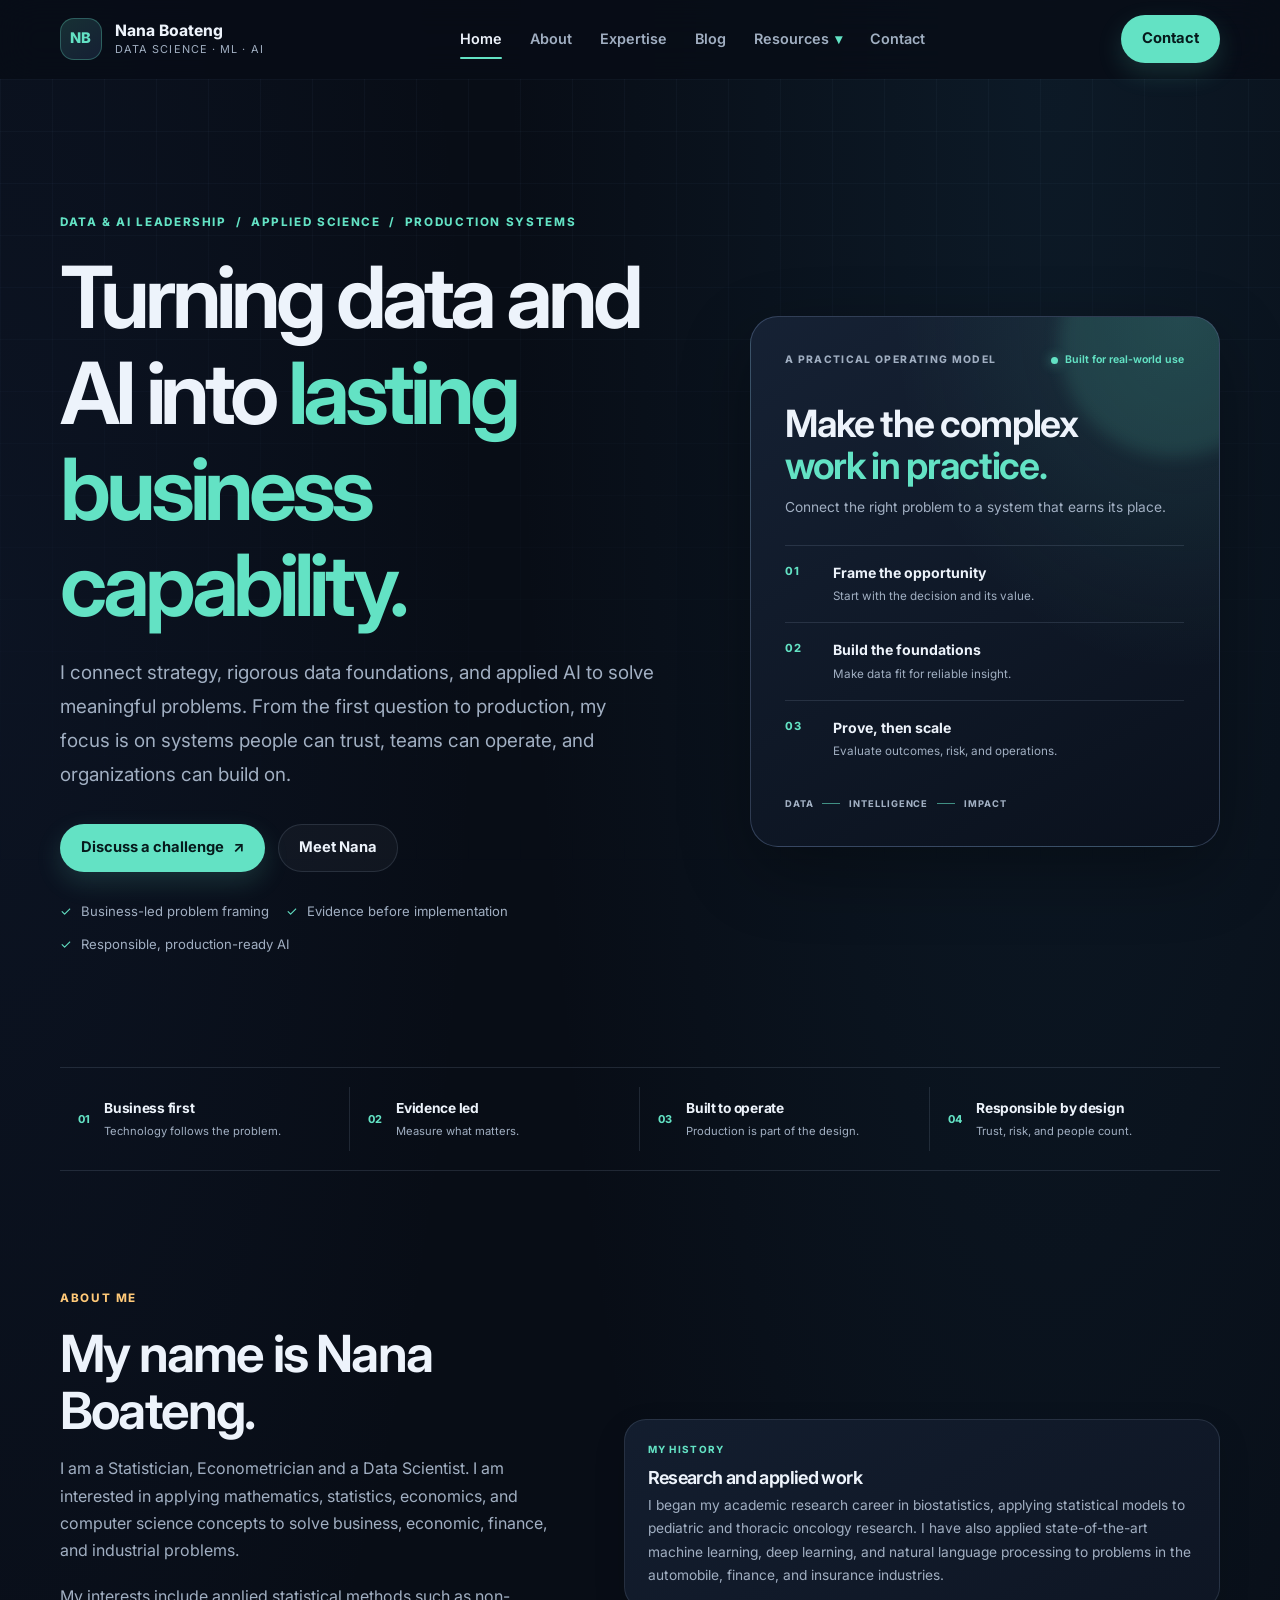
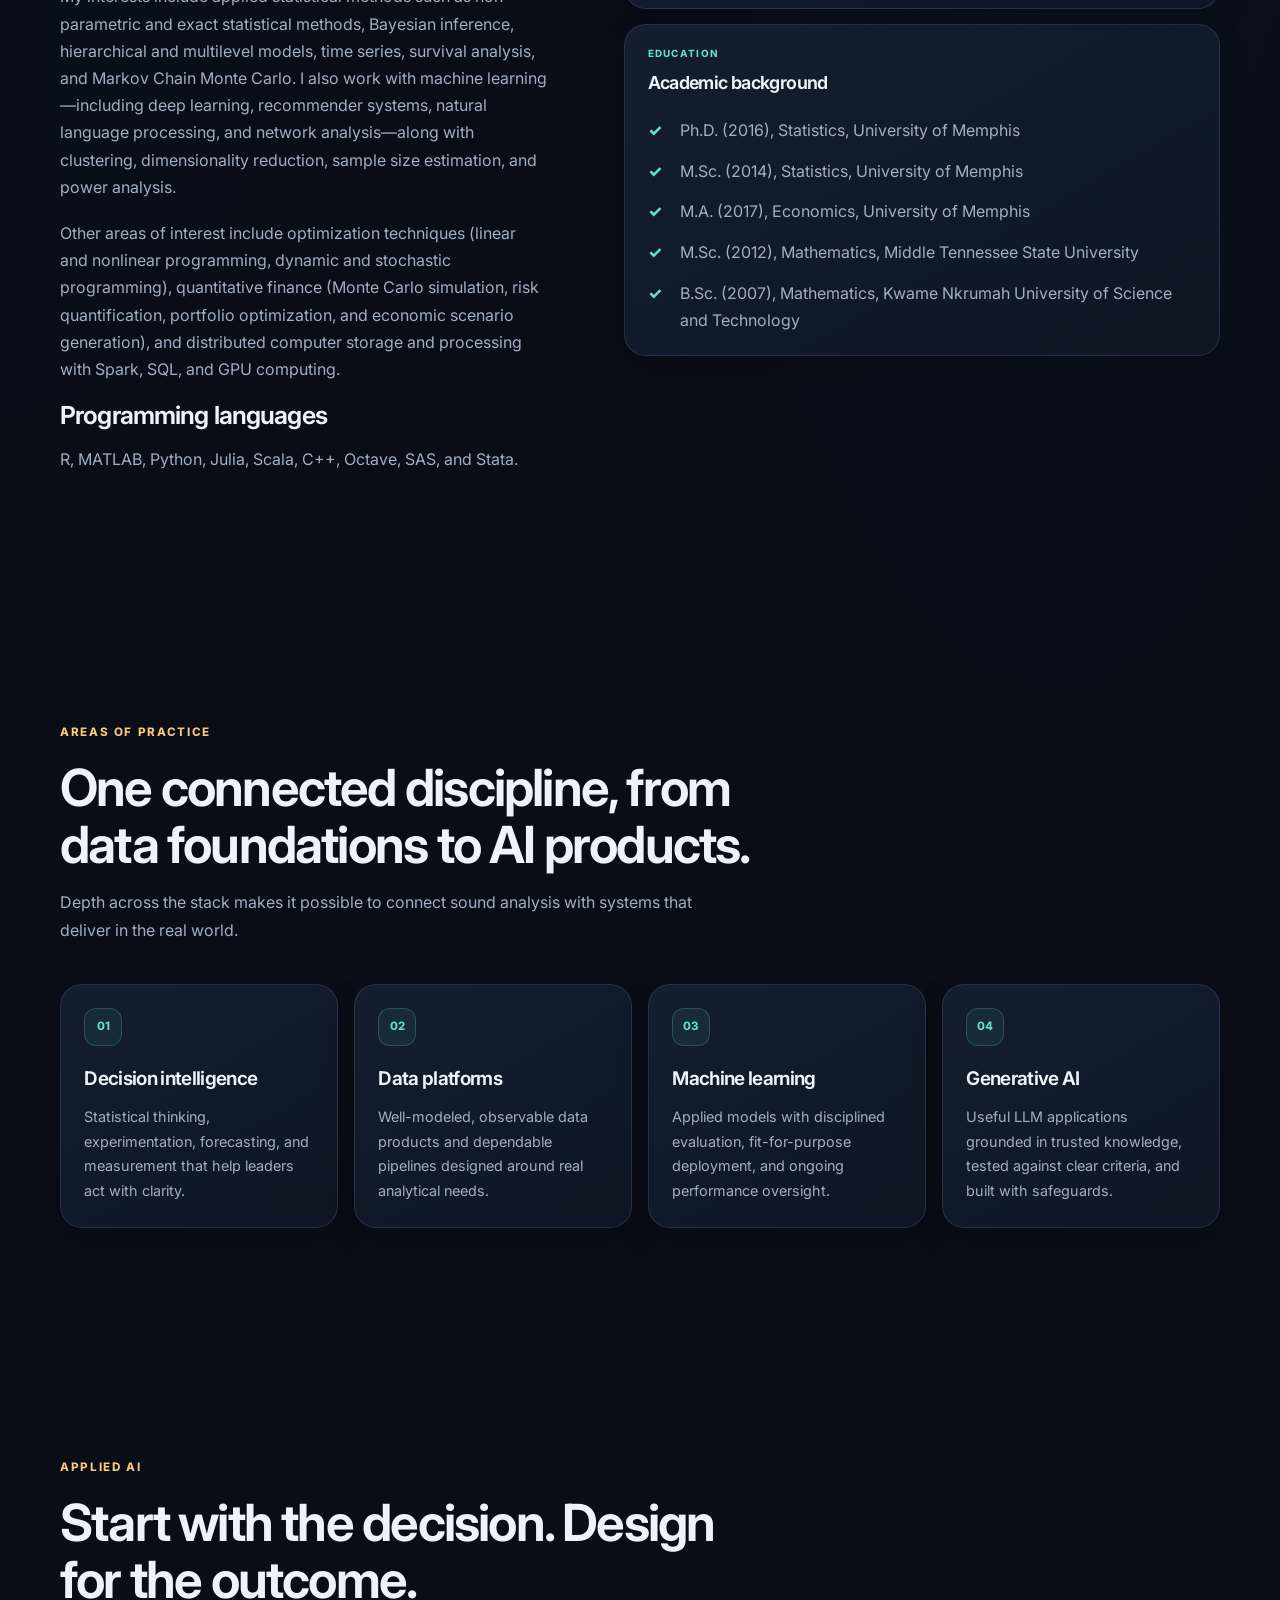
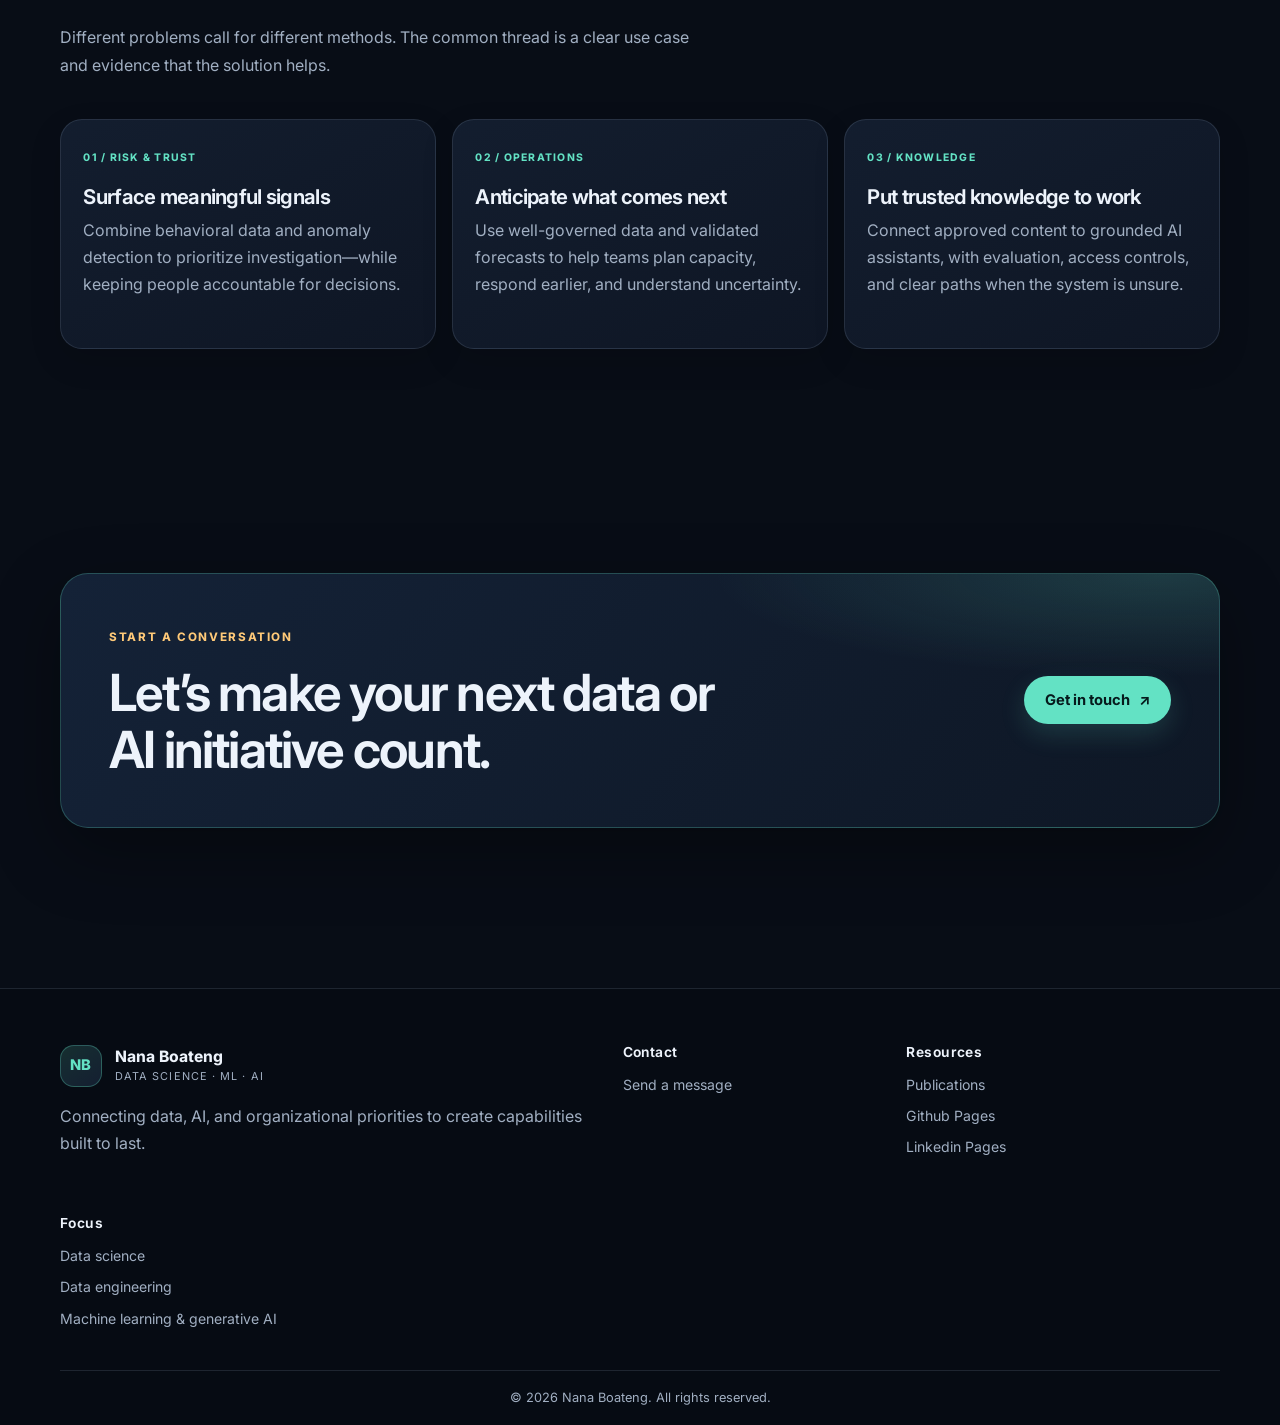
<file: index.html>
<!DOCTYPE html>
<html lang="en">
  <head>
    <meta charset="UTF-8" />
    <meta name="viewport" content="width=device-width, initial-scale=1.0" />
    <meta name="theme-color" content="#080d16" />
    <title>Nana Boateng | Data &amp; AI Leader</title>
    <meta
      name="description"
      content="Nana Boateng connects data science, machine learning, and AI strategy to practical, responsible systems that work in production."
    />
    <link rel="preconnect" href="https://fonts.googleapis.com" />
    <link rel="preconnect" href="https://fonts.gstatic.com" crossorigin />
    <link
      href="https://fonts.googleapis.com/css2?family=Inter:wght@400;500;600;700;800&display=swap"
      rel="stylesheet"
    />
    <link rel="stylesheet" href="assets/css/styles.css" />
  </head>
  <body>
    <a class="skip-link" href="#main-content">Skip to content</a>
    <header class="site-header">
      <div class="container nav-wrap">
        <div class="brand">
          <div class="brand-mark">NB</div>
          <div>
            <span class="brand-name">Nana Boateng</span>
            <small>Data Science · ML · AI</small>
          </div>
        </div>

        <nav class="main-nav" id="primary-navigation" aria-label="Main navigation">
          <a href="index.html">Home</a>
          <a href="pages/about.html">About</a>
          <a href="pages/expertise.html">Expertise</a>
          <a href="blog/index.html">Blog</a>
          <details class="nav-dropdown">
            <summary>Resources</summary>
            <div class="nav-dropdown-menu">
              <a href="https://scholar.google.com/citations?user=fagNvEoAAAAJ&amp;hl=en" target="_blank" rel="noopener noreferrer">Publications</a>
              <a href="https://github.com/NanaAkwasiAbayieBoateng" target="_blank" rel="noopener noreferrer">Github Pages</a>
              <a href="https://www.linkedin.com/in/nana-b-26b9a226/?skipRedirect=true&amp;contentTrackingId=otObC%2FVVTDOltnO%2BMGAZPQ%3D%3D&amp;viewName=premium-nav-upsell-text&amp;upsellOrderOrigin=Tracking%3Av1%3Apremium_nav_upsell_text%3ANav%3AIn-Product" target="_blank" rel="noopener noreferrer">Linkedin Pages</a>
            </div>
          </details>
          <a href="pages/contact.html">Contact</a>
        </nav>

        <button class="menu-toggle" type="button" aria-label="Open menu" aria-controls="primary-navigation" aria-expanded="false">☰</button>
        <a class="btn btn-primary nav-cta" href="pages/contact.html">Contact</a>
      </div>
    </header>

    <main id="main-content">
      <section class="hero">
        <div class="container hero-layout">
          <div class="hero-copy">
            <span class="eyebrow">Data &amp; AI leadership <span aria-hidden="true">/</span> Applied science <span aria-hidden="true">/</span> Production systems</span>
            <h1>Turning data and AI into <span>lasting business capability.</span></h1>
            <p>
              I connect strategy, rigorous data foundations, and applied AI to solve meaningful
              problems. From the first question to production, my focus is on systems people can
              trust, teams can operate, and organizations can build on.
            </p>
            <div class="hero-actions">
              <a class="btn btn-primary" href="pages/contact.html">Discuss a challenge <span aria-hidden="true">↗</span></a>
              <a class="btn btn-secondary" href="pages/about.html">Meet Nana</a>
            </div>
            <ul class="hero-points">
              <li>Business-led problem framing</li>
              <li>Evidence before implementation</li>
              <li>Responsible, production-ready AI</li>
            </ul>
          </div>

          <div class="hero-visual" role="group" aria-label="A practical framework for moving from business questions to trusted AI systems">
            <div class="visual-card operating-model">
              <div class="model-header">
                <span class="model-kicker">A practical operating model</span>
                <span class="model-status"><span aria-hidden="true"></span> Built for real-world use</span>
              </div>
              <h2>Make the complex <span>work in practice.</span></h2>
              <p class="model-intro">Connect the right problem to a system that earns its place.</p>
              <ol class="model-steps">
                <li><span>01</span><div><strong>Frame the opportunity</strong><small>Start with the decision and its value.</small></div></li>
                <li><span>02</span><div><strong>Build the foundations</strong><small>Make data fit for reliable insight.</small></div></li>
                <li><span>03</span><div><strong>Prove, then scale</strong><small>Evaluate outcomes, risk, and operations.</small></div></li>
              </ol>
              <div class="model-footer"><span>DATA</span><i></i><span>INTELLIGENCE</span><i></i><span>IMPACT</span></div>
            </div>
          </div>
        </div>
      </section>

      <section class="stats" aria-label="Working principles">
        <div class="container stat-grid">
          <div><span class="principle-index">01</span><strong>Business first</strong><span>Technology follows the problem.</span></div>
          <div><span class="principle-index">02</span><strong>Evidence led</strong><span>Measure what matters.</span></div>
          <div><span class="principle-index">03</span><strong>Built to operate</strong><span>Production is part of the design.</span></div>
          <div><span class="principle-index">04</span><strong>Responsible by design</strong><span>Trust, risk, and people count.</span></div>
        </div>
      </section>

      <section id="about" class="section about">
        <div class="container split-layout">
          <div class="content-block">
            <span class="eyebrow accent">About me</span>
            <h2>My name is Nana Boateng.</h2>
            <p>
              I am a Statistician, Econometrician and a Data Scientist. I am interested in applying
              mathematics, statistics, economics, and computer science concepts to solve business,
              economic, finance, and industrial problems.
            </p>
            <p>
              My interests include applied statistical methods such as non-parametric and exact
              statistical methods, Bayesian inference, hierarchical and multilevel models, time
              series, survival analysis, and Markov Chain Monte Carlo. I also work with machine
              learning—including deep learning, recommender systems, natural language processing,
              and network analysis—along with clustering, dimensionality reduction, sample size
              estimation, and power analysis.
            </p>
            <p>
              Other areas of interest include optimization techniques (linear and nonlinear
              programming, dynamic and stochastic programming), quantitative finance (Monte Carlo
              simulation, risk quantification, portfolio optimization, and economic scenario
              generation), and distributed computer storage and processing with Spark, SQL, and GPU
              computing.
            </p>
            <h3>Programming languages</h3>
            <p>R, MATLAB, Python, Julia, Scala, C++, Octave, SAS, and Stata.</p>
          </div>
          <div class="feature-stack leadership-stack">
            <article>
              <span class="feature-index">MY HISTORY</span>
              <h3>Research and applied work</h3>
              <p>
                I began my academic research career in biostatistics, applying statistical models
                to pediatric and thoracic oncology research. I have also applied state-of-the-art
                machine learning, deep learning, and natural language processing to problems in the
                automobile, finance, and insurance industries.
              </p>
            </article>
            <article>
              <span class="feature-index">EDUCATION</span>
              <h3>Academic background</h3>
              <ul class="list-check">
                <li>Ph.D. (2016), Statistics, University of Memphis</li>
                <li>M.Sc. (2014), Statistics, University of Memphis</li>
                <li>M.A. (2017), Economics, University of Memphis</li>
                <li>M.Sc. (2012), Mathematics, Middle Tennessee State University</li>
                <li>B.Sc. (2007), Mathematics, Kwame Nkrumah University of Science and Technology</li>
              </ul>
            </article>
          </div>
        </div>
      </section>

      <section id="programs" class="section programs">
        <div class="container">
          <div class="section-heading">
            <span class="eyebrow accent">Areas of practice</span>
            <h2>One connected discipline, from data foundations to AI products.</h2>
            <p>Depth across the stack makes it possible to connect sound analysis with systems that deliver in the real world.</p>
          </div>

          <div class="card-grid">
            <article class="program-card">
              <span class="capability-index">01</span>
              <h3>Decision intelligence</h3>
              <p>Statistical thinking, experimentation, forecasting, and measurement that help leaders act with clarity.</p>
            </article>
            <article class="program-card">
              <span class="capability-index">02</span>
              <h3>Data platforms</h3>
              <p>Well-modeled, observable data products and dependable pipelines designed around real analytical needs.</p>
            </article>
            <article class="program-card">
              <span class="capability-index">03</span>
              <h3>Machine learning</h3>
              <p>Applied models with disciplined evaluation, fit-for-purpose deployment, and ongoing performance oversight.</p>
            </article>
            <article class="program-card">
              <span class="capability-index">04</span>
              <h3>Generative AI</h3>
              <p>Useful LLM applications grounded in trusted knowledge, tested against clear criteria, and built with safeguards.</p>
            </article>
          </div>
        </div>
      </section>

      <section class="section impact">
        <div class="container">
          <div class="section-heading">
            <span class="eyebrow accent">Applied AI</span>
            <h2>Start with the decision. Design for the outcome.</h2>
            <p>Different problems call for different methods. The common thread is a clear use case and evidence that the solution helps.</p>
          </div>

          <div class="impact-grid">
            <div class="impact-card">
              <span>01 / RISK &amp; TRUST</span>
              <h3>Surface meaningful signals</h3>
              <p>Combine behavioral data and anomaly detection to prioritize investigation—while keeping people accountable for decisions.</p>
            </div>
            <div class="impact-card">
              <span>02 / OPERATIONS</span>
              <h3>Anticipate what comes next</h3>
              <p>Use well-governed data and validated forecasts to help teams plan capacity, respond earlier, and understand uncertainty.</p>
            </div>
            <div class="impact-card">
              <span>03 / KNOWLEDGE</span>
              <h3>Put trusted knowledge to work</h3>
              <p>Connect approved content to grounded AI assistants, with evaluation, access controls, and clear paths when the system is unsure.</p>
            </div>
          </div>
        </div>
      </section>

      <section id="contact" class="section admissions">
        <div class="container admit-box">
          <div>
            <span class="eyebrow accent">Start a conversation</span>
            <h2>Let’s make your next data or AI initiative count.</h2>
          </div>
          <div class="admit-actions">
            <a class="btn btn-primary" href="pages/contact.html">Get in touch <span aria-hidden="true">↗</span></a>
          </div>
        </div>
      </section>
    </main>

    <footer class="site-footer">
      <div class="container footer-grid">
        <div>
          <div class="brand footer-brand">
            <div class="brand-mark">NB</div>
            <div>
              <span class="brand-name">Nana Boateng</span>
              <small>Data Science · ML · AI</small>
            </div>
          </div>
          <p>Connecting data, AI, and organizational priorities to create capabilities built to last.</p>
        </div>

        <div>
          <h4>Contact</h4>
          <ul><li><a href="pages/contact.html">Send a message</a></li></ul>
        </div>

        <div>
          <h4>Resources</h4>
          <ul>
            <li><a href="https://scholar.google.com/citations?user=fagNvEoAAAAJ&amp;hl=en" target="_blank" rel="noopener noreferrer">Publications</a></li>
            <li><a href="https://github.com/NanaAkwasiAbayieBoateng" target="_blank" rel="noopener noreferrer">Github Pages</a></li>
            <li><a href="https://www.linkedin.com/in/nana-b-26b9a226/?skipRedirect=true&amp;contentTrackingId=otObC%2FVVTDOltnO%2BMGAZPQ%3D%3D&amp;viewName=premium-nav-upsell-text&amp;upsellOrderOrigin=Tracking%3Av1%3Apremium_nav_upsell_text%3ANav%3AIn-Product" target="_blank" rel="noopener noreferrer">Linkedin Pages</a></li>
          </ul>
        </div>

        <div>
          <h4>Focus</h4>
          <ul>
            <li>Data science</li>
            <li>Data engineering</li>
            <li>Machine learning & generative AI</li>
          </ul>
        </div>
      </div>

      <div class="container footer-bottom">
        <p>© <span id="year"></span> Nana Boateng. All rights reserved.</p>
      </div>
    </footer>

    <script src="assets/js/script.js"></script>
  </body>
</html>
</file>
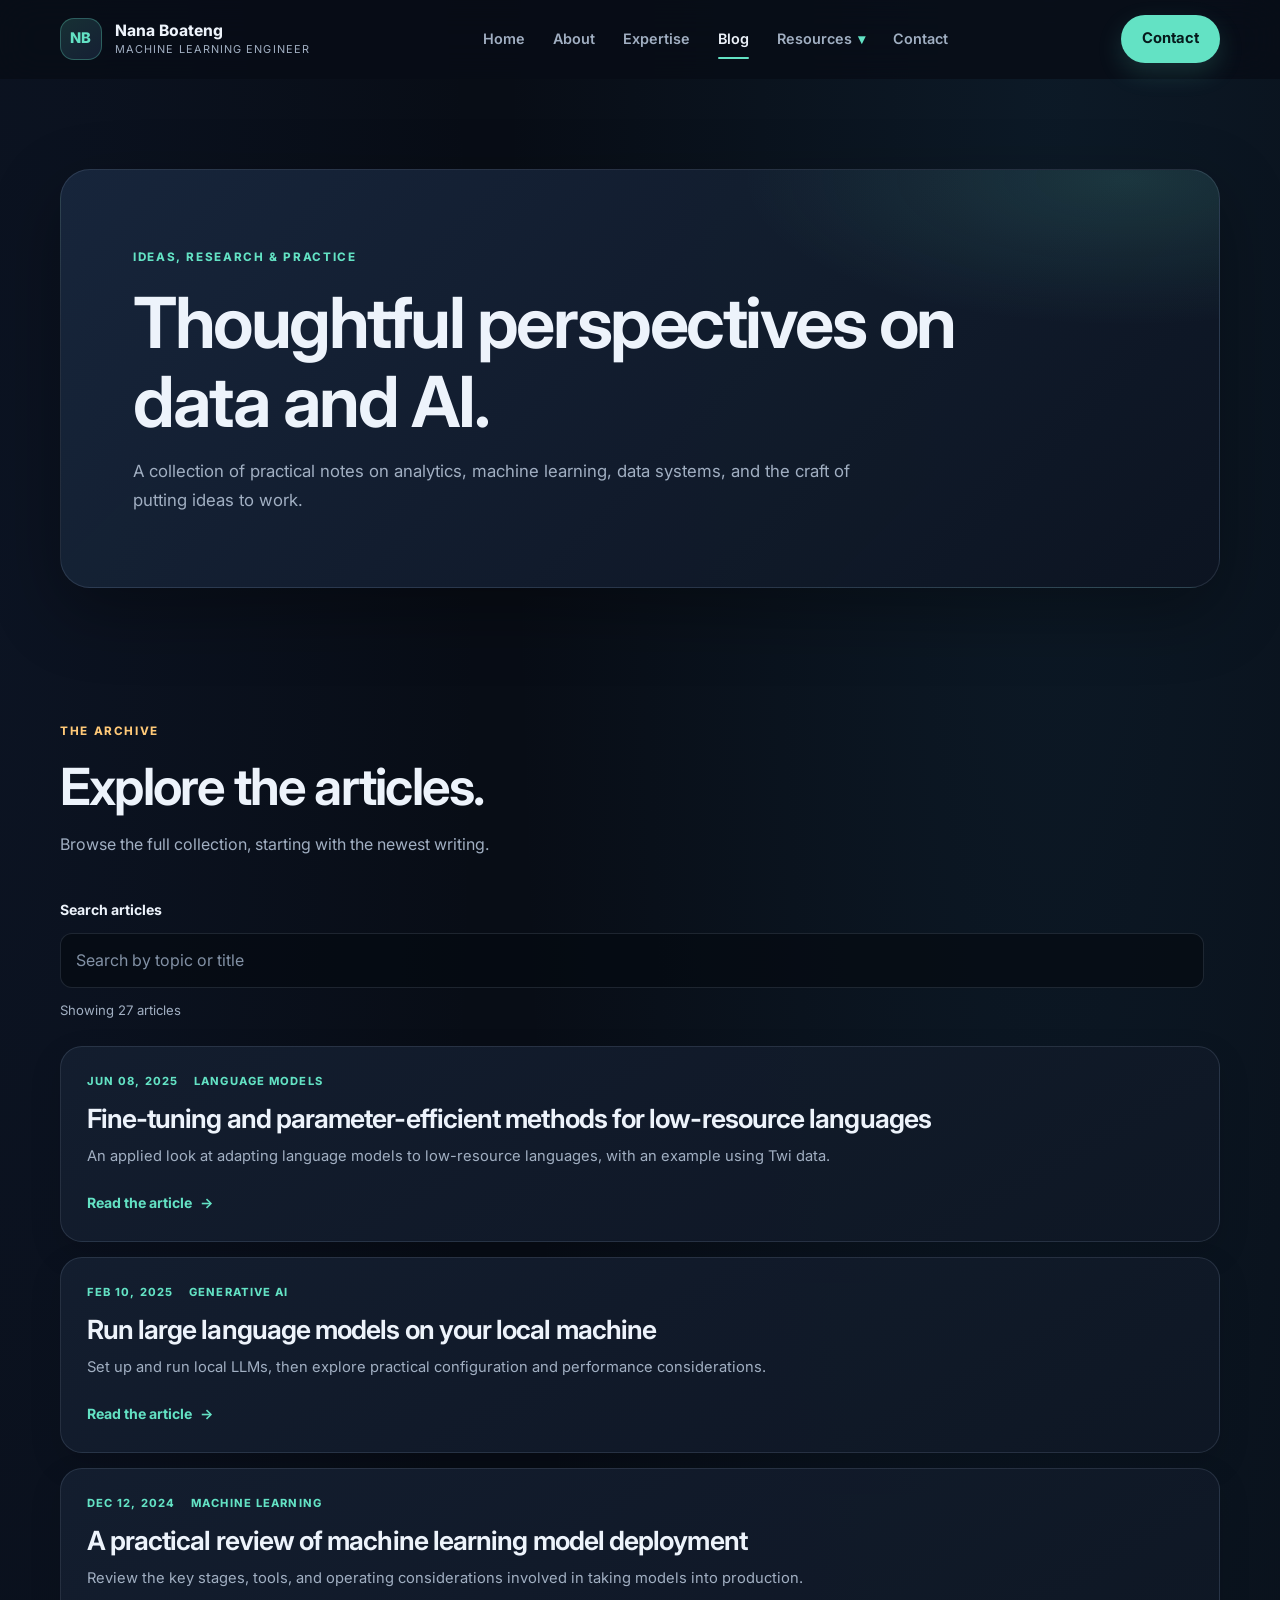
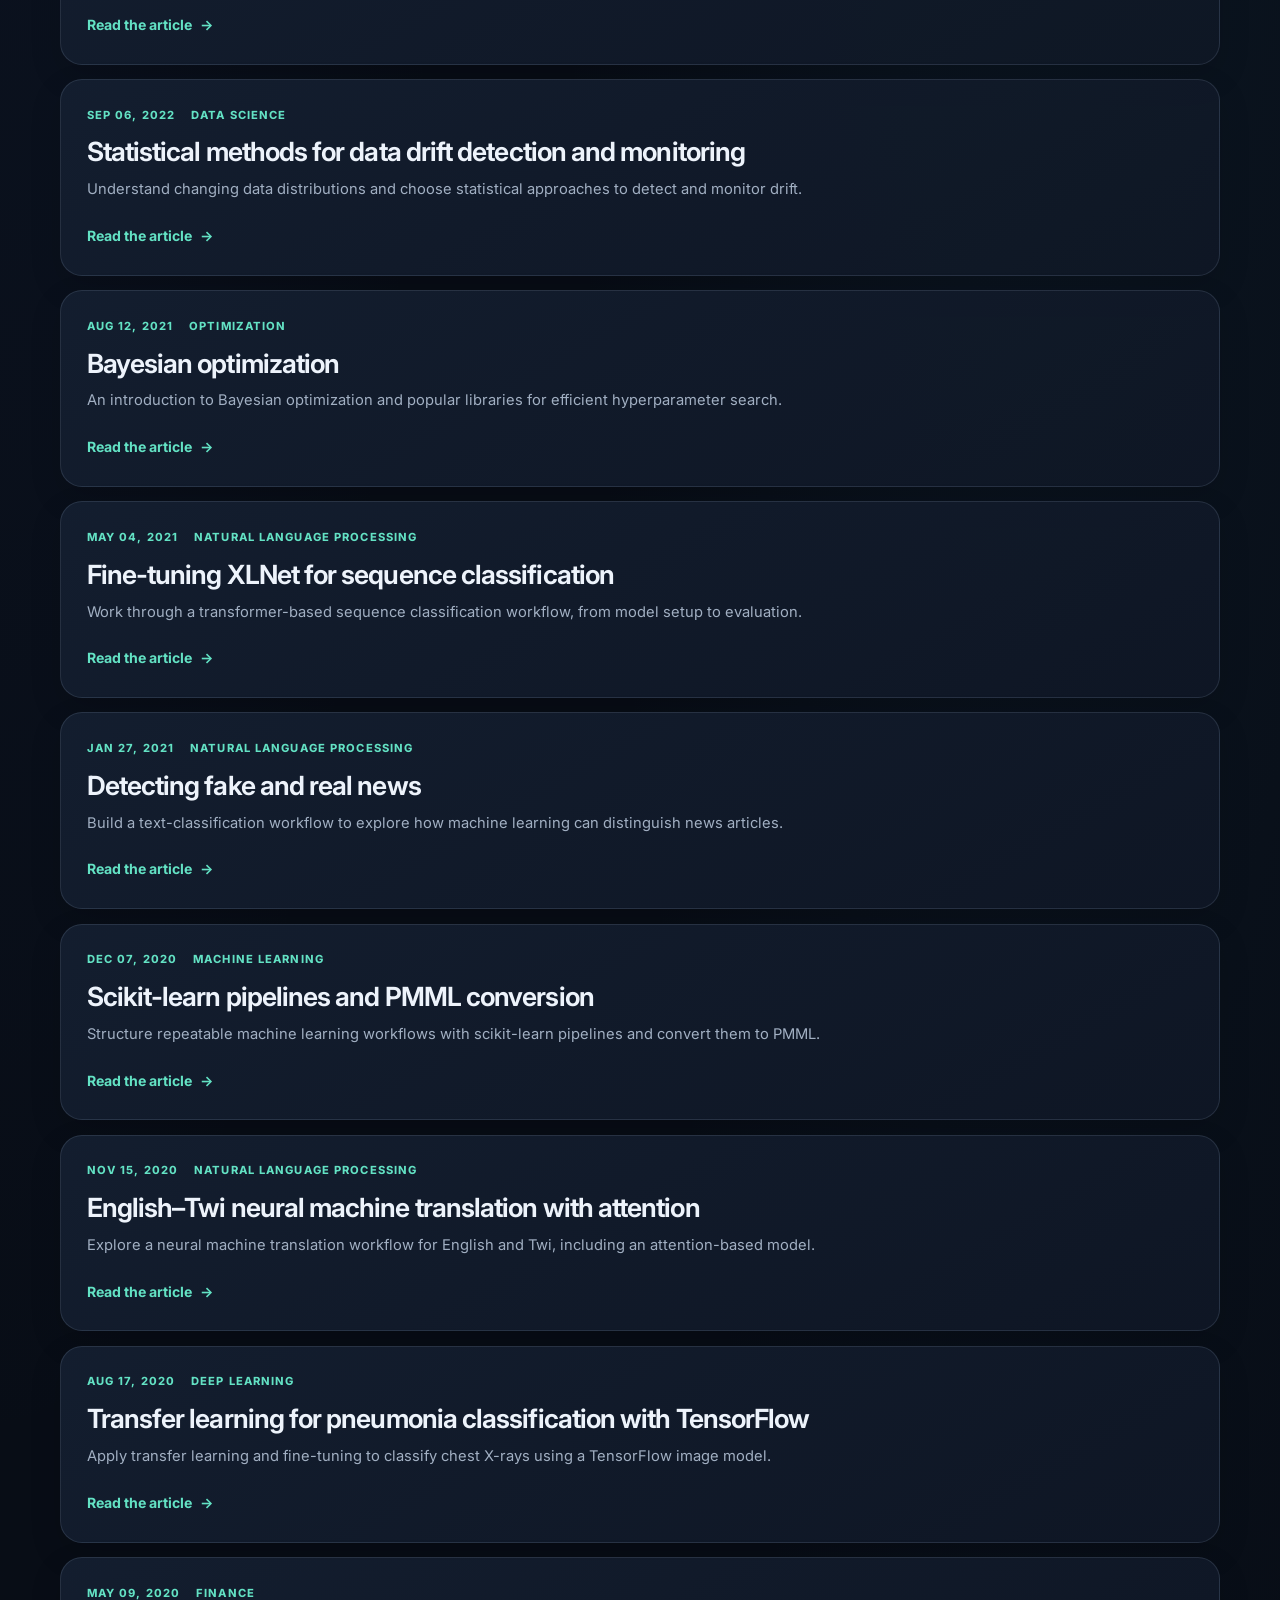
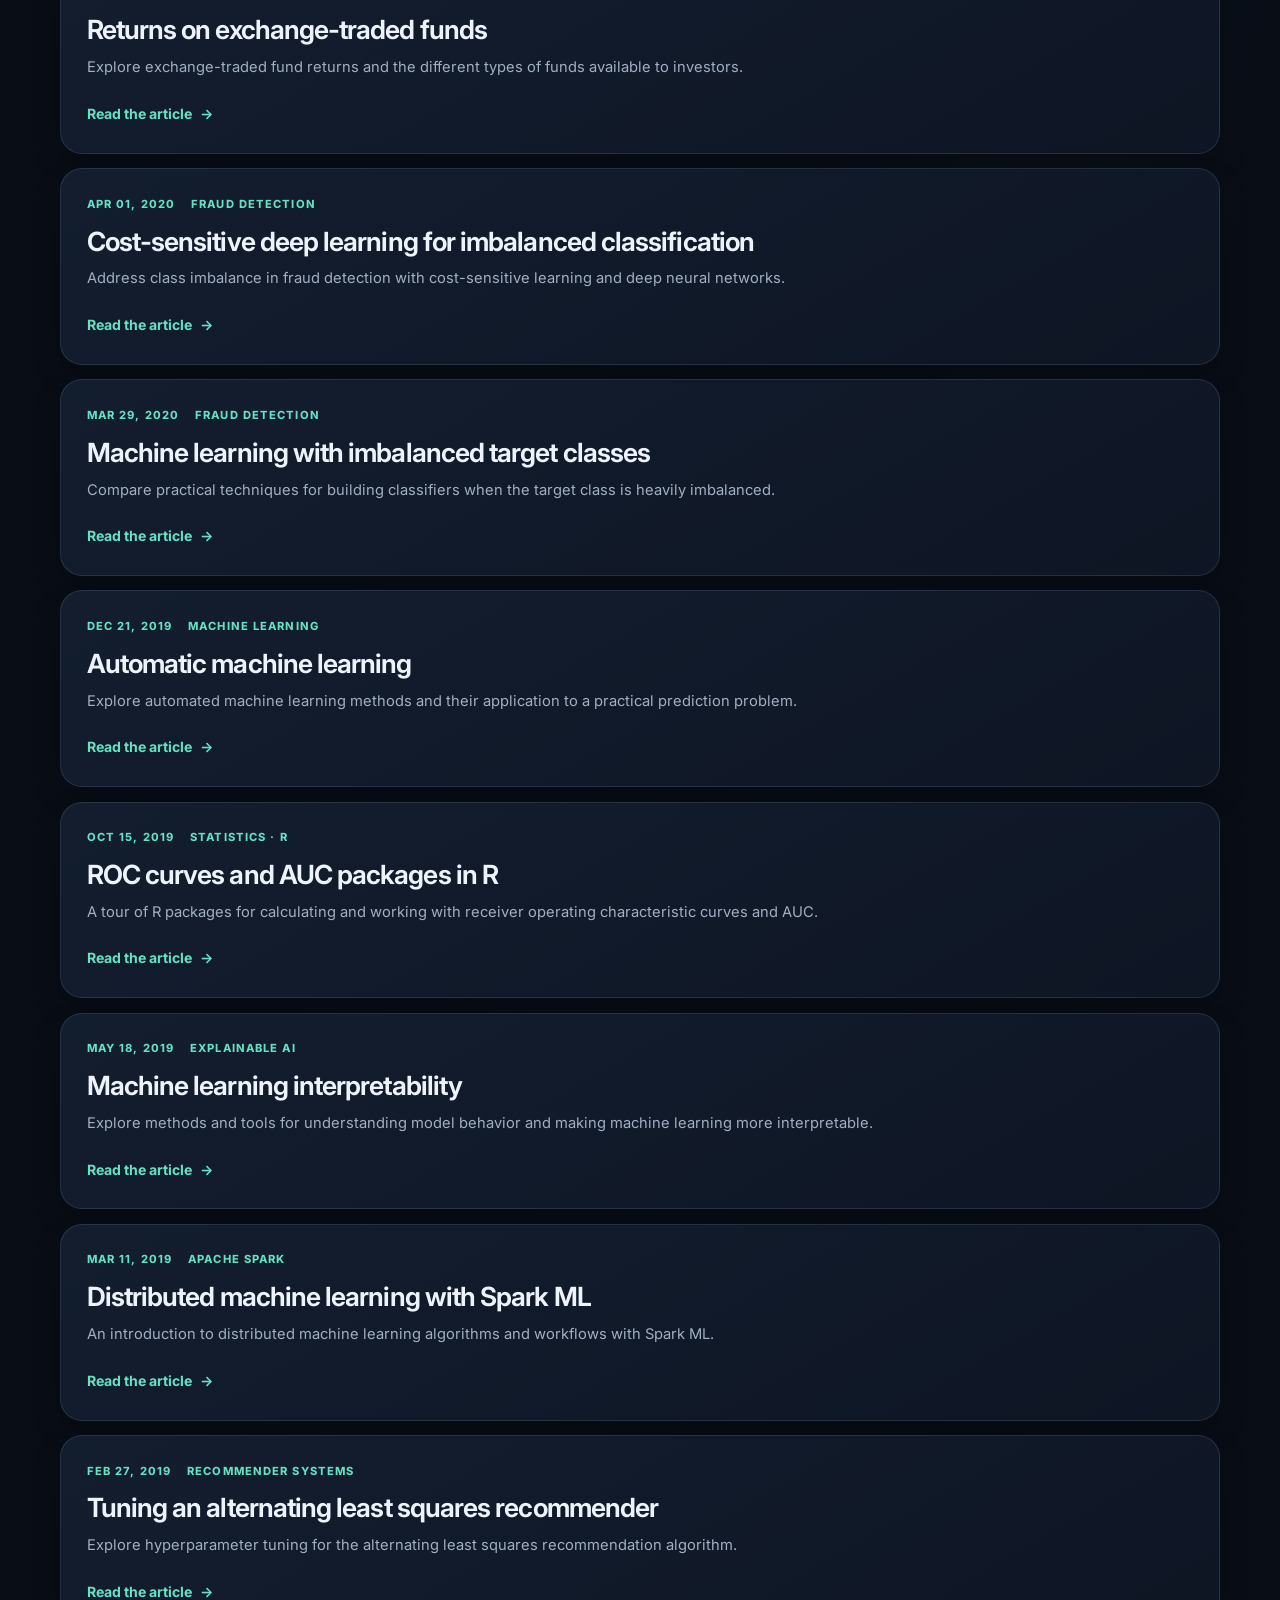
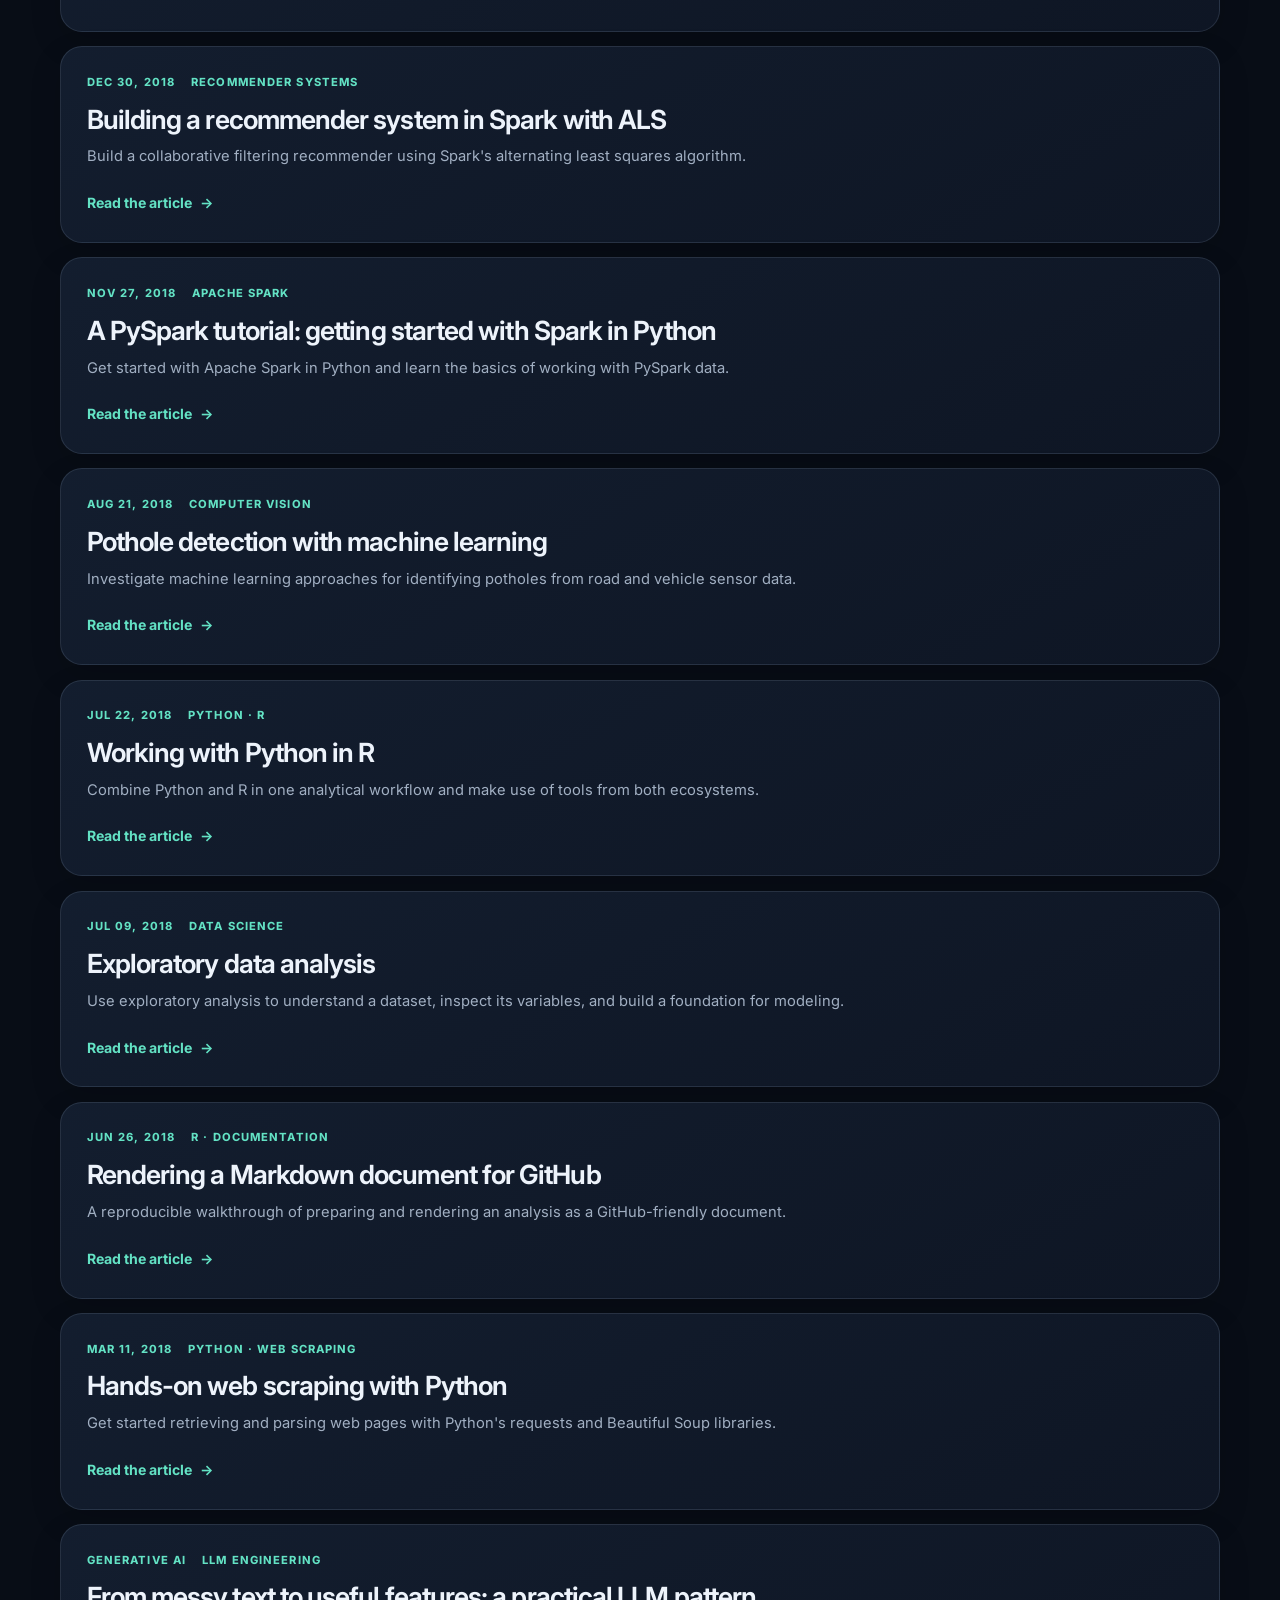
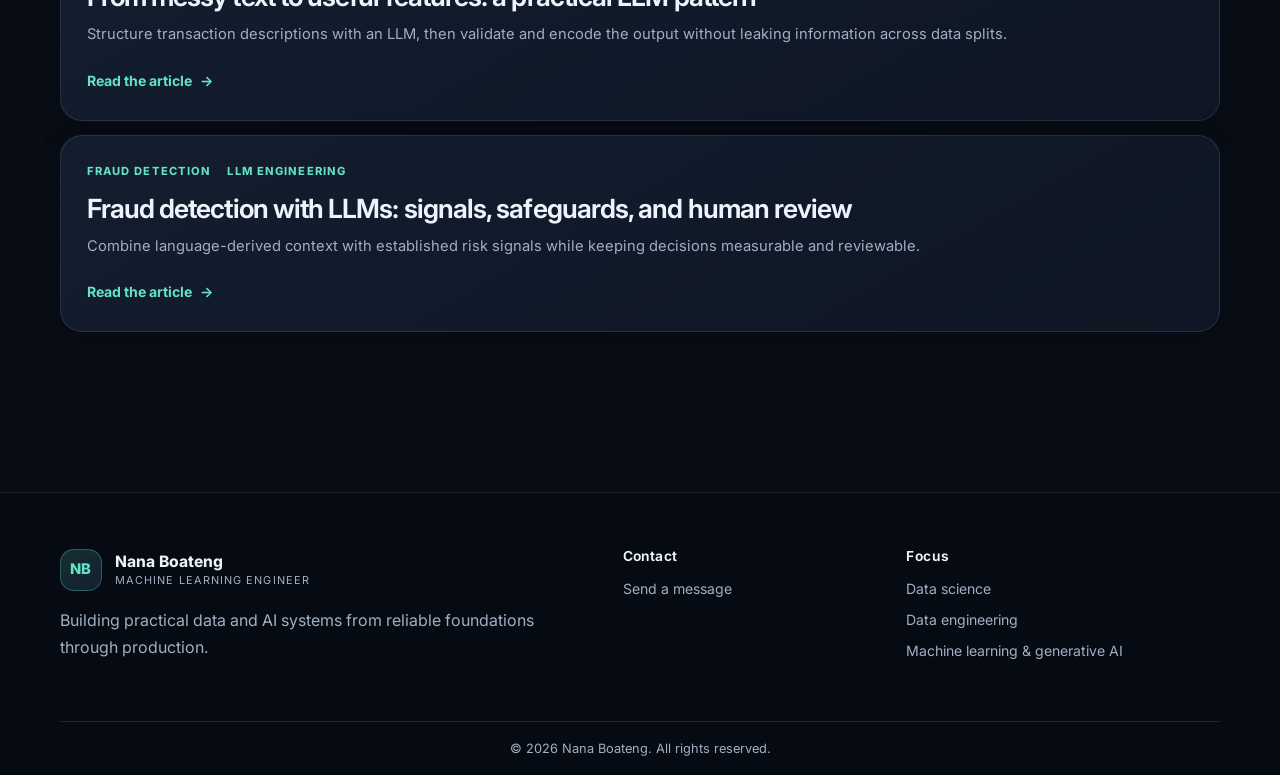
<file: blog/index.html>
<!DOCTYPE html>
<html lang="en">
  <head>
    <meta charset="UTF-8" />
    <meta name="viewport" content="width=device-width, initial-scale=1.0" />
    <meta name="theme-color" content="#080d16" />
    <title>Blog | Nana Boateng</title>
    <meta
      name="description"
      content="Articles on data science, machine learning, data engineering, and applied AI."
    />
    <link rel="preconnect" href="https://fonts.googleapis.com" />
    <link rel="preconnect" href="https://fonts.gstatic.com" crossorigin />
    <link href="https://fonts.googleapis.com/css2?family=Inter:wght@400;500;600;700;800&display=swap" rel="stylesheet" />
    <link rel="stylesheet" href="../assets/css/styles.css" />
  </head>
  <body>
    <a class="skip-link" href="#main-content">Skip to content</a>
    <header class="site-header">
      <div class="container nav-wrap">
        <div class="brand">
          <div class="brand-mark">NB</div>
          <div><span class="brand-name">Nana Boateng</span><small>Machine Learning Engineer</small></div>
        </div>
        <nav class="main-nav" id="primary-navigation" aria-label="Main navigation">
          <a href="../index.html">Home</a>
          <a href="../pages/about.html">About</a>
          <a href="../pages/expertise.html">Expertise</a>
          <a href="index.html" aria-current="page">Blog</a>
          <details class="nav-dropdown">
            <summary>Resources</summary>
            <div class="nav-dropdown-menu">
              <a href="https://scholar.google.com/citations?user=fagNvEoAAAAJ&amp;hl=en" target="_blank" rel="noopener noreferrer">Publications</a>
              <a href="https://github.com/NanaAkwasiAbayieBoateng" target="_blank" rel="noopener noreferrer">Github Pages</a>
              <a href="https://www.linkedin.com/in/nana-b-26b9a226/?skipRedirect=true&amp;contentTrackingId=otObC%2FVVTDOltnO%2BMGAZPQ%3D%3D&amp;viewName=premium-nav-upsell-text&amp;upsellOrderOrigin=Tracking%3Av1%3Apremium_nav_upsell_text%3ANav%3AIn-Product" target="_blank" rel="noopener noreferrer">Linkedin Pages</a>
            </div>
          </details>
          <a href="../pages/contact.html">Contact</a>
        </nav>
        <button class="menu-toggle" type="button" aria-label="Open menu" aria-controls="primary-navigation" aria-expanded="false">☰</button>
        <a class="btn btn-primary nav-cta" href="../pages/contact.html">Contact</a>
      </div>
    </header>

    <main id="main-content">
      <section class="page-hero">
        <div class="container page-hero-inner">
          <span class="eyebrow">Ideas, research &amp; practice</span>
          <h1>Thoughtful perspectives on data and AI.</h1>
          <p>
            A collection of practical notes on analytics, machine learning, data systems,
            and the craft of putting ideas to work.
          </p>
        </div>
      </section>

      <section class="section">
        <div class="container blog-container">
          <div class="section-heading">
            <span class="eyebrow accent">The archive</span>
            <h2>Explore the articles.</h2>
            <p>Browse the full collection, starting with the newest writing.</p>
          </div>
          <div class="blog-controls">
            <label class="blog-search-label" for="blog-search">Search articles</label>
            <input class="blog-search" id="blog-search" type="search" placeholder="Search by topic or title" autocomplete="off" />
            <p class="blog-results" aria-live="polite">Showing 27 articles</p>
          </div>
          <div class="blog-grid" aria-label="Blog articles, newest first">
            <article class="post-card blog-card" data-blog-category="language-models">
              <div class="meta"><time datetime="2025-06-08">Jun 08, 2025</time><span>Language models</span></div>
              <h3><a href="article.html?post=2025-06-08-Fine-Tuning-Low-Resource-Languages.md">Fine-tuning and parameter-efficient methods for low-resource languages</a></h3>
              <p>An applied look at adapting language models to low-resource languages, with an example using Twi data.</p>
              <span class="read-link">Read the article <span aria-hidden="true">→</span></span>
            </article>
            <article class="post-card blog-card" data-blog-category="language-models">
              <div class="meta"><time datetime="2025-02-10">Feb 10, 2025</time><span>Generative AI</span></div>
              <h3><a href="article.html?post=2025-02-10-LLM_Local_Machine.md">Run large language models on your local machine</a></h3>
              <p>Set up and run local LLMs, then explore practical configuration and performance considerations.</p>
              <span class="read-link">Read the article <span aria-hidden="true">→</span></span>
            </article>
            <article class="post-card blog-card" data-blog-category="deployment">
              <div class="meta"><time datetime="2024-12-12">Dec 12, 2024</time><span>Machine learning</span></div>
              <h3><a href="article.html?post=2024-12-12-Model-Deployment-Review.md">A practical review of machine learning model deployment</a></h3>
              <p>Review the key stages, tools, and operating considerations involved in taking models into production.</p>
              <span class="read-link">Read the article <span aria-hidden="true">→</span></span>
            </article>
            <article class="post-card blog-card" data-blog-category="data-science">
              <div class="meta"><time datetime="2022-09-06">Sep 06, 2022</time><span>Data science</span></div>
              <h3><a href="article.html?post=2022-09-06-Statistical-Methods-For-Data-Drift-Detection-and-Monitoring.md">Statistical methods for data drift detection and monitoring</a></h3>
              <p>Understand changing data distributions and choose statistical approaches to detect and monitor drift.</p>
              <span class="read-link">Read the article <span aria-hidden="true">→</span></span>
            </article>
            <article class="post-card blog-card" data-blog-category="optimization">
              <div class="meta"><time datetime="2021-08-12">Aug 12, 2021</time><span>Optimization</span></div>
              <h3><a href="article.html?post=2021-08-12-BayesianOptimizationOptimization.md">Bayesian optimization</a></h3>
              <p>An introduction to Bayesian optimization and popular libraries for efficient hyperparameter search.</p>
              <span class="read-link">Read the article <span aria-hidden="true">→</span></span>
            </article>
            <article class="post-card blog-card" data-blog-category="nlp">
              <div class="meta"><time datetime="2021-05-04">May 04, 2021</time><span>Natural language processing</span></div>
              <h3><a href="article.html?post=2021-05-04-Fine-Tuning-XLNet-For-Sequence-Classification.md">Fine-tuning XLNet for sequence classification</a></h3>
              <p>Work through a transformer-based sequence classification workflow, from model setup to evaluation.</p>
              <span class="read-link">Read the article <span aria-hidden="true">→</span></span>
            </article>
            <article class="post-card blog-card" data-blog-category="nlp">
              <div class="meta"><time datetime="2021-01-27">Jan 27, 2021</time><span>Natural language processing</span></div>
              <h3><a href="article.html?post=2021-01-27-Fake-News-and-Real-News-Detection%20.md">Detecting fake and real news</a></h3>
              <p>Build a text-classification workflow to explore how machine learning can distinguish news articles.</p>
              <span class="read-link">Read the article <span aria-hidden="true">→</span></span>
            </article>
            <article class="post-card blog-card" data-blog-category="deployment">
              <div class="meta"><time datetime="2020-12-07">Dec 07, 2020</time><span>Machine learning</span></div>
              <h3><a href="article.html?post=2020-12-07-Using%20Scikit-Learn%20Pipelines%20and%20Converting%20Them%20To%20PMML.md">Scikit-learn pipelines and PMML conversion</a></h3>
              <p>Structure repeatable machine learning workflows with scikit-learn pipelines and convert them to PMML.</p>
              <span class="read-link">Read the article <span aria-hidden="true">→</span></span>
            </article>
            <article class="post-card blog-card" data-blog-category="nlp">
              <div class="meta"><time datetime="2020-11-15">Nov 15, 2020</time><span>Natural language processing</span></div>
              <h3><a href="article.html?post=2020-11-15-English_Twi_Neural_Machine_Translation_with_attention_Final.md">English–Twi neural machine translation with attention</a></h3>
              <p>Explore a neural machine translation workflow for English and Twi, including an attention-based model.</p>
              <span class="read-link">Read the article <span aria-hidden="true">→</span></span>
            </article>
            <article class="post-card blog-card" data-blog-category="deep-learning">
              <div class="meta"><time datetime="2020-08-17">Aug 17, 2020</time><span>Deep learning</span></div>
              <h3><a href="article.html?post=2020-08-17-Transfer_Learning_and_Fine_tuning_withTensorFlow__Pneumonia_Classification_on_X_rays4.md">Transfer learning for pneumonia classification with TensorFlow</a></h3>
              <p>Apply transfer learning and fine-tuning to classify chest X-rays using a TensorFlow image model.</p>
              <span class="read-link">Read the article <span aria-hidden="true">→</span></span>
            </article>
            <article class="post-card blog-card" data-blog-category="finance">
              <div class="meta"><time datetime="2020-05-09">May 09, 2020</time><span>Finance</span></div>
              <h3><a href="article.html?post=2020-05-09-Returns-On-Exchange_Traded_Funds.md">Returns on exchange-traded funds</a></h3>
              <p>Explore exchange-traded fund returns and the different types of funds available to investors.</p>
              <span class="read-link">Read the article <span aria-hidden="true">→</span></span>
            </article>
            <article class="post-card blog-card" data-blog-category="fraud">
              <div class="meta"><time datetime="2020-04-01">Apr 01, 2020</time><span>Fraud detection</span></div>
              <h3><a href="article.html?post=2020-04-01-Cost_Sensitive_Learning_DeepLearning-For-Fraud-Detection.md">Cost-sensitive deep learning for imbalanced classification</a></h3>
              <p>Address class imbalance in fraud detection with cost-sensitive learning and deep neural networks.</p>
              <span class="read-link">Read the article <span aria-hidden="true">→</span></span>
            </article>
            <article class="post-card blog-card" data-blog-category="fraud">
              <div class="meta"><time datetime="2020-03-29">Mar 29, 2020</time><span>Fraud detection</span></div>
              <h3><a href="article.html?post=2020-03-29-Machine-Learning-With-Imbalanced-Target-Class-Datasets.md">Machine learning with imbalanced target classes</a></h3>
              <p>Compare practical techniques for building classifiers when the target class is heavily imbalanced.</p>
              <span class="read-link">Read the article <span aria-hidden="true">→</span></span>
            </article>
            <article class="post-card blog-card" data-blog-category="automation">
              <div class="meta"><time datetime="2019-12-21">Dec 21, 2019</time><span>Machine learning</span></div>
              <h3><a href="article.html?post=2019-12-21-Automatic%20Machine%20Learning.md">Automatic machine learning</a></h3>
              <p>Explore automated machine learning methods and their application to a practical prediction problem.</p>
              <span class="read-link">Read the article <span aria-hidden="true">→</span></span>
            </article>
            <article class="post-card blog-card" data-blog-category="statistics">
              <div class="meta"><time datetime="2019-10-15">Oct 15, 2019</time><span>Statistics · R</span></div>
              <h3><a href="article.html?post=2019-10-15-Receiver%20Operating%20Characteristic%20AUC%20Packages%20in%20R.md">ROC curves and AUC packages in R</a></h3>
              <p>A tour of R packages for calculating and working with receiver operating characteristic curves and AUC.</p>
              <span class="read-link">Read the article <span aria-hidden="true">→</span></span>
            </article>
            <article class="post-card blog-card" data-blog-category="explainability">
              <div class="meta"><time datetime="2019-05-18">May 18, 2019</time><span>Explainable AI</span></div>
              <h3><a href="article.html?post=2019-05-18-Machine-Learning-Interpretability.md">Machine learning interpretability</a></h3>
              <p>Explore methods and tools for understanding model behavior and making machine learning more interpretable.</p>
              <span class="read-link">Read the article <span aria-hidden="true">→</span></span>
            </article>
            <article class="post-card blog-card" data-blog-category="spark">
              <div class="meta"><time datetime="2019-03-11">Mar 11, 2019</time><span>Apache Spark</span></div>
              <h3><a href="article.html?post=2019-03-11-Distributed%20-Machine-Learing-with-Spark-ML.md">Distributed machine learning with Spark ML</a></h3>
              <p>An introduction to distributed machine learning algorithms and workflows with Spark ML.</p>
              <span class="read-link">Read the article <span aria-hidden="true">→</span></span>
            </article>
            <article class="post-card blog-card" data-blog-category="recommendation">
              <div class="meta"><time datetime="2019-02-27">Feb 27, 2019</time><span>Recommender systems</span></div>
              <h3><a href="article.html?post=2019-02-27-Hyperparameter-Tuning%20-Alternating-Least-Squares-Recommender-System.md">Tuning an alternating least squares recommender</a></h3>
              <p>Explore hyperparameter tuning for the alternating least squares recommendation algorithm.</p>
              <span class="read-link">Read the article <span aria-hidden="true">→</span></span>
            </article>
            <article class="post-card blog-card" data-blog-category="recommendation">
              <div class="meta"><time datetime="2018-12-30">Dec 30, 2018</time><span>Recommender systems</span></div>
              <h3><a href="article.html?post=2018-12-30-Recommender-System-in-Spark-Alternating-Least-Squares.md">Building a recommender system in Spark with ALS</a></h3>
              <p>Build a collaborative filtering recommender using Spark's alternating least squares algorithm.</p>
              <span class="read-link">Read the article <span aria-hidden="true">→</span></span>
            </article>
            <article class="post-card blog-card" data-blog-category="spark">
              <div class="meta"><time datetime="2018-11-27">Nov 27, 2018</time><span>Apache Spark</span></div>
              <h3><a href="article.html?post=2018-11-27-Introduction-To%20-Spark-A-Pyspark-Tutorial.md">A PySpark tutorial: getting started with Spark in Python</a></h3>
              <p>Get started with Apache Spark in Python and learn the basics of working with PySpark data.</p>
              <span class="read-link">Read the article <span aria-hidden="true">→</span></span>
            </article>
            <article class="post-card blog-card" data-blog-category="computer-vision">
              <div class="meta"><time datetime="2018-08-21">Aug 21, 2018</time><span>Computer vision</span></div>
              <h3><a href="article.html?post=2018-08-21-Pothole-Detection-With-Machine-Learning.md">Pothole detection with machine learning</a></h3>
              <p>Investigate machine learning approaches for identifying potholes from road and vehicle sensor data.</p>
              <span class="read-link">Read the article <span aria-hidden="true">→</span></span>
            </article>
            <article class="post-card blog-card" data-blog-category="programming">
              <div class="meta"><time datetime="2018-07-22">Jul 22, 2018</time><span>Python · R</span></div>
              <h3><a href="article.html?post=2018-07-22-Working-with-Python-in-R.md">Working with Python in R</a></h3>
              <p>Combine Python and R in one analytical workflow and make use of tools from both ecosystems.</p>
              <span class="read-link">Read the article <span aria-hidden="true">→</span></span>
            </article>
            <article class="post-card blog-card" data-blog-category="data-science">
              <div class="meta"><time datetime="2018-07-09">Jul 09, 2018</time><span>Data science</span></div>
              <h3><a href="article.html?post=2018-07-09-Exploratory-Data-Analysis.md">Exploratory data analysis</a></h3>
              <p>Use exploratory analysis to understand a dataset, inspect its variables, and build a foundation for modeling.</p>
              <span class="read-link">Read the article <span aria-hidden="true">→</span></span>
            </article>
            <article class="post-card blog-card" data-blog-category="programming">
              <div class="meta"><time datetime="2018-06-26">Jun 26, 2018</time><span>R · Documentation</span></div>
              <h3><a href="article.html?post=2018-06-26-github_document.md">Rendering a Markdown document for GitHub</a></h3>
              <p>A reproducible walkthrough of preparing and rendering an analysis as a GitHub-friendly document.</p>
              <span class="read-link">Read the article <span aria-hidden="true">→</span></span>
            </article>
            <article class="post-card blog-card" data-blog-category="web-scraping">
              <div class="meta"><time datetime="2018-03-11">Mar 11, 2018</time><span>Python · Web scraping</span></div>
              <h3><a href="article.html?post=2018-03-11-Hands-On-Web-Scrapping-with-Python.md">Hands-on web scraping with Python</a></h3>
              <p>Get started retrieving and parsing web pages with Python's requests and Beautiful Soup libraries.</p>
              <span class="read-link">Read the article <span aria-hidden="true">→</span></span>
            </article>
            <article class="post-card blog-card" data-blog-category="language-models">
              <div class="meta"><span>Generative AI</span><span>LLM engineering</span></div>
              <h3><a href="feature-engineering-with-llms.html">From messy text to useful features: a practical LLM pattern</a></h3>
              <p>Structure transaction descriptions with an LLM, then validate and encode the output without leaking information across data splits.</p>
              <span class="read-link">Read the article <span aria-hidden="true">→</span></span>
            </article>
            <article class="post-card blog-card" data-blog-category="fraud">
              <div class="meta"><span>Fraud detection</span><span>LLM engineering</span></div>
              <h3><a href="fraud-detection-with-llms.html">Fraud detection with LLMs: signals, safeguards, and human review</a></h3>
              <p>Combine language-derived context with established risk signals while keeping decisions measurable and reviewable.</p>
              <span class="read-link">Read the article <span aria-hidden="true">→</span></span>
            </article>
          </div>
        </div>
      </section>
    </main>

    <footer class="site-footer">
      <div class="container footer-grid">
        <div>
          <div class="brand footer-brand">
            <div class="brand-mark">NB</div>
            <div><span class="brand-name">Nana Boateng</span><small>Machine Learning Engineer</small></div>
          </div>
          <p>Building practical data and AI systems from reliable foundations through production.</p>
        </div>
        <div><h4>Contact</h4><ul><li><a href="../pages/contact.html">Send a message</a></li></ul></div>
        <div><h4>Focus</h4><ul><li>Data science</li><li>Data engineering</li><li>Machine learning &amp; generative AI</li></ul></div>
      </div>
      <div class="container footer-bottom"><p>© <span id="year"></span> Nana Boateng. All rights reserved.</p></div>
    </footer>
    <script src="../assets/js/script.js"></script>
  </body>
</html>
</file>
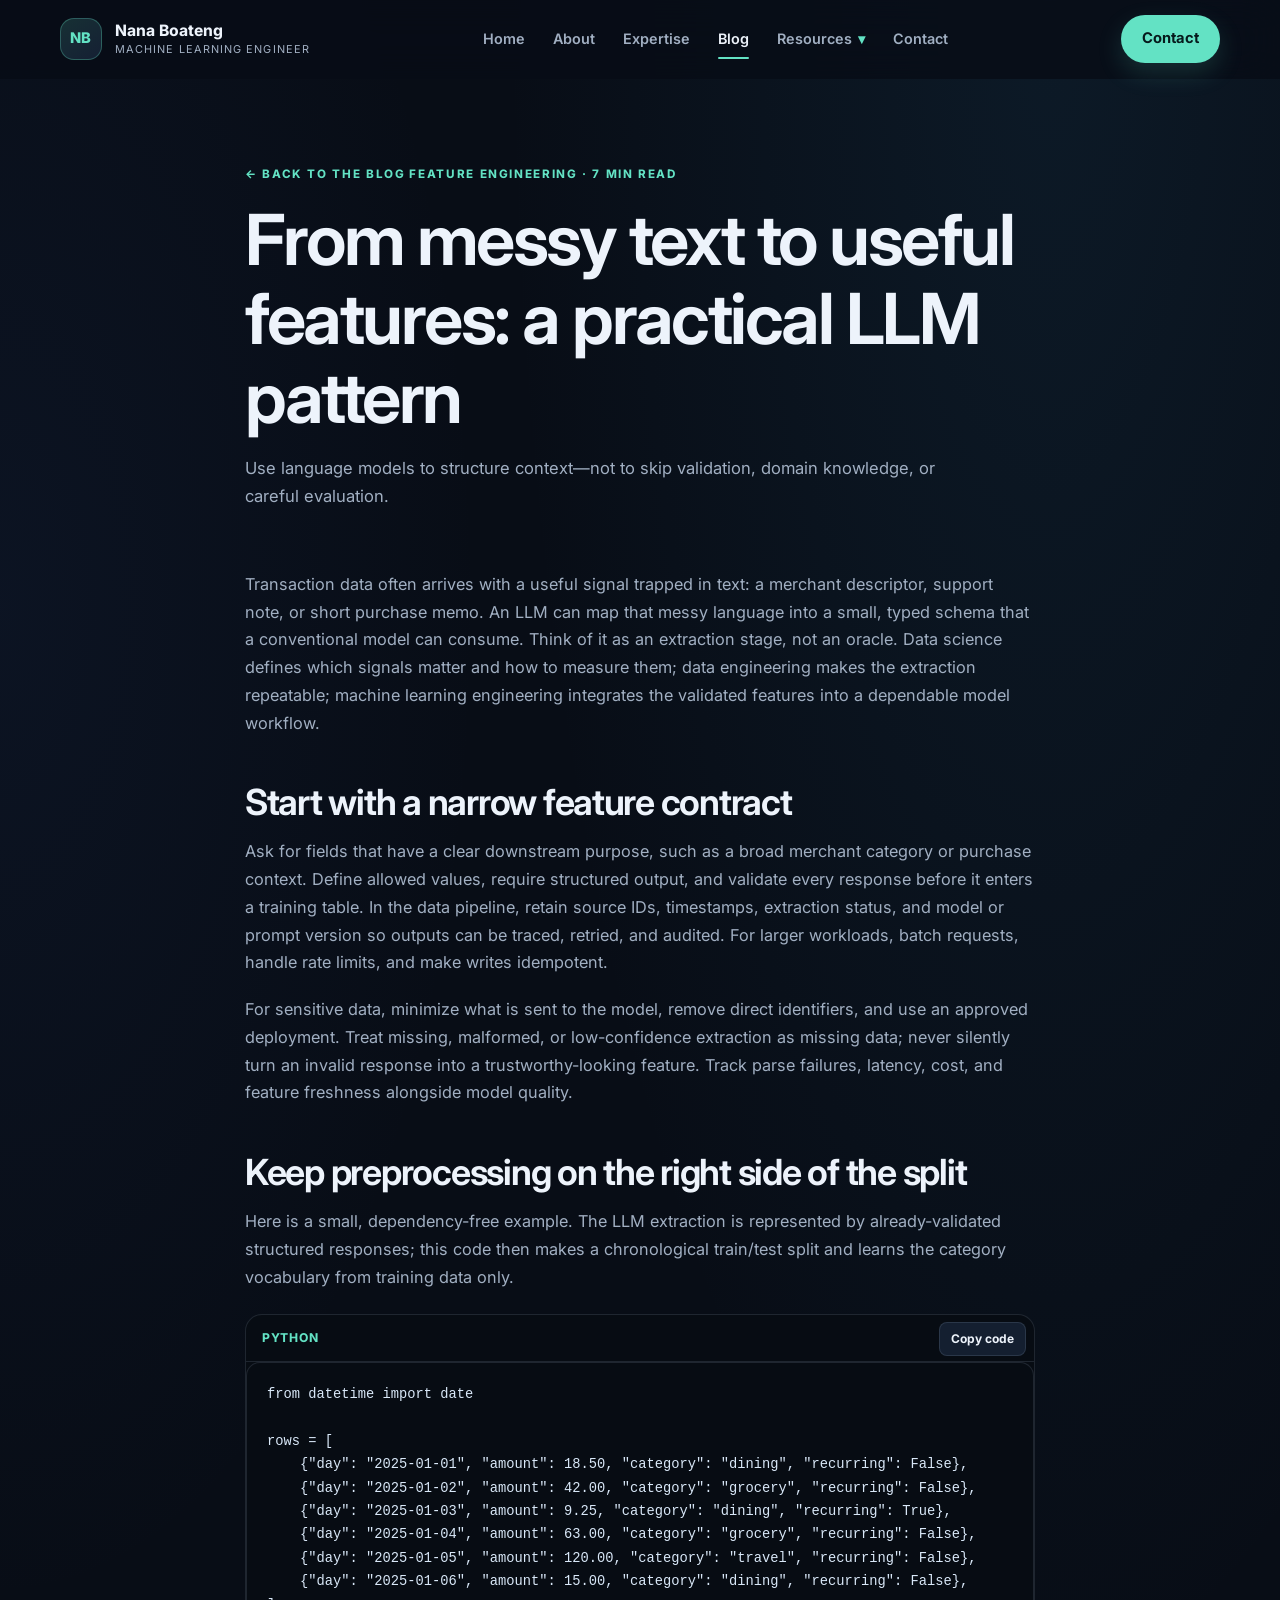
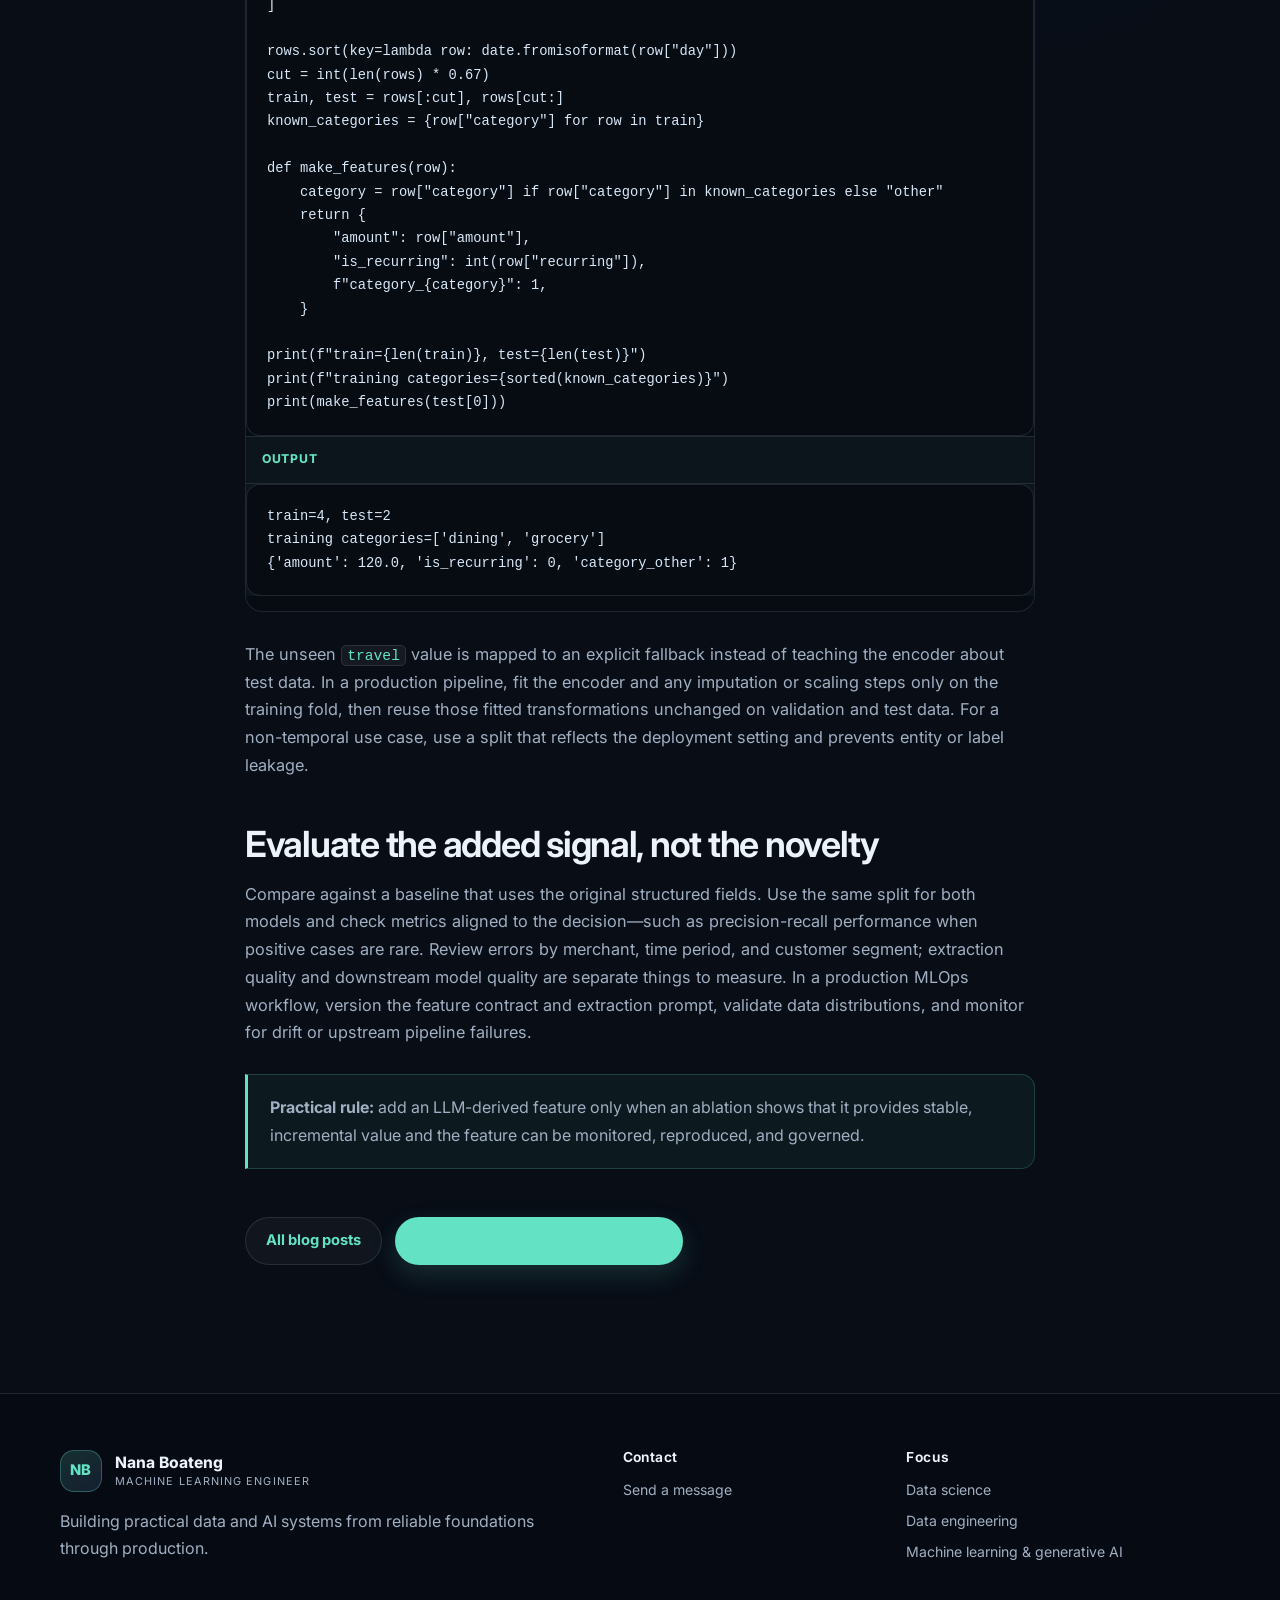
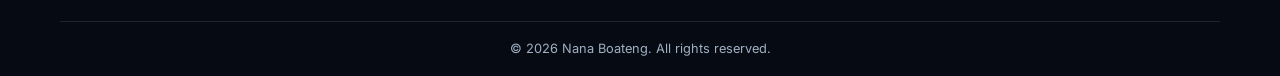
<file: blog/feature-engineering-with-llms.html>
<!DOCTYPE html>
<html lang="en">
  <head>
    <meta charset="UTF-8" />
    <meta name="viewport" content="width=device-width, initial-scale=1.0" />
    <meta name="theme-color" content="#080d16" />
    <title>Feature Engineering with LLMs | Nana Boateng</title>
    <meta name="description" content="A practical, leakage-aware pattern for turning transaction text into validated machine-learning features with an LLM and a reliable data pipeline." />
    <link rel="preconnect" href="https://fonts.googleapis.com" />
    <link rel="preconnect" href="https://fonts.gstatic.com" crossorigin />
    <link href="https://fonts.googleapis.com/css2?family=Inter:wght@400;500;600;700;800&display=swap" rel="stylesheet" />
    <link rel="stylesheet" href="../assets/css/styles.css" />
  </head>
  <body>
    <a class="skip-link" href="#main-content">Skip to content</a>
    <header class="site-header">
      <div class="container nav-wrap">
        <div class="brand"><div class="brand-mark">NB</div><div><span class="brand-name">Nana Boateng</span><small>Machine Learning Engineer</small></div></div>
        <nav class="main-nav" id="primary-navigation" aria-label="Main navigation">
          <a href="../index.html">Home</a><a href="../pages/about.html">About</a><a href="../pages/expertise.html">Expertise</a><a href="index.html">Blog</a>
          <details class="nav-dropdown">
            <summary>Resources</summary>
            <div class="nav-dropdown-menu">
              <a href="https://scholar.google.com/citations?user=fagNvEoAAAAJ&amp;hl=en" target="_blank" rel="noopener noreferrer">Publications</a>
              <a href="https://github.com/NanaAkwasiAbayieBoateng" target="_blank" rel="noopener noreferrer">Github Pages</a>
              <a href="https://www.linkedin.com/in/nana-b-26b9a226/?skipRedirect=true&amp;contentTrackingId=otObC%2FVVTDOltnO%2BMGAZPQ%3D%3D&amp;viewName=premium-nav-upsell-text&amp;upsellOrderOrigin=Tracking%3Av1%3Apremium_nav_upsell_text%3ANav%3AIn-Product" target="_blank" rel="noopener noreferrer">Linkedin Pages</a>
            </div>
          </details>
          <a href="../pages/contact.html">Contact</a>
        </nav>
        <button class="menu-toggle" type="button" aria-label="Open menu" aria-controls="primary-navigation" aria-expanded="false">☰</button>
        <a class="btn btn-primary nav-cta" href="../pages/contact.html">Contact</a>
      </div>
    </header>
    <main id="main-content">
      <header class="article-header">
        <div class="article-wrap">
          <a class="eyebrow" href="index.html">← Back to the blog</a>
          <div class="eyebrow">Feature engineering · 7 min read</div>
          <h1>From messy text to useful features: a practical LLM pattern</h1>
          <p class="article-meta">Use language models to structure context—not to skip validation, domain knowledge, or careful evaluation.</p>
        </div>
      </header>
      <article class="article-wrap article-content">
        <p>Transaction data often arrives with a useful signal trapped in text: a merchant descriptor, support note, or short purchase memo. An LLM can map that messy language into a small, typed schema that a conventional model can consume. Think of it as an extraction stage, not an oracle. Data science defines which signals matter and how to measure them; data engineering makes the extraction repeatable; machine learning engineering integrates the validated features into a dependable model workflow.</p>
        <h2>Start with a narrow feature contract</h2>
        <p>Ask for fields that have a clear downstream purpose, such as a broad merchant category or purchase context. Define allowed values, require structured output, and validate every response before it enters a training table. In the data pipeline, retain source IDs, timestamps, extraction status, and model or prompt version so outputs can be traced, retried, and audited. For larger workloads, batch requests, handle rate limits, and make writes idempotent.</p>
        <p>For sensitive data, minimize what is sent to the model, remove direct identifiers, and use an approved deployment. Treat missing, malformed, or low-confidence extraction as missing data; never silently turn an invalid response into a trustworthy-looking feature. Track parse failures, latency, cost, and feature freshness alongside model quality.</p>
        <h2>Keep preprocessing on the right side of the split</h2>
        <p>Here is a small, dependency-free example. The LLM extraction is represented by already-validated structured responses; this code then makes a chronological train/test split and learns the category vocabulary from training data only.</p>
        <div class="code-example">
          <p class="code-label">Python</p>
          <pre><code>from datetime import date

rows = [
    {"day": "2025-01-01", "amount": 18.50, "category": "dining", "recurring": False},
    {"day": "2025-01-02", "amount": 42.00, "category": "grocery", "recurring": False},
    {"day": "2025-01-03", "amount": 9.25, "category": "dining", "recurring": True},
    {"day": "2025-01-04", "amount": 63.00, "category": "grocery", "recurring": False},
    {"day": "2025-01-05", "amount": 120.00, "category": "travel", "recurring": False},
    {"day": "2025-01-06", "amount": 15.00, "category": "dining", "recurring": False},
]

rows.sort(key=lambda row: date.fromisoformat(row["day"]))
cut = int(len(rows) * 0.67)
train, test = rows[:cut], rows[cut:]
known_categories = {row["category"] for row in train}

def make_features(row):
    category = row["category"] if row["category"] in known_categories else "other"
    return {
        "amount": row["amount"],
        "is_recurring": int(row["recurring"]),
        f"category_{category}": 1,
    }

print(f"train={len(train)}, test={len(test)}")
print(f"training categories={sorted(known_categories)}")
print(make_features(test[0]))</code></pre>
          <div class="code-output">
            <p class="code-label">Output</p>
            <pre><code>train=4, test=2
training categories=['dining', 'grocery']
{'amount': 120.0, 'is_recurring': 0, 'category_other': 1}</code></pre>
          </div>
        </div>
        <p>The unseen <code>travel</code> value is mapped to an explicit fallback instead of teaching the encoder about test data. In a production pipeline, fit the encoder and any imputation or scaling steps only on the training fold, then reuse those fitted transformations unchanged on validation and test data. For a non-temporal use case, use a split that reflects the deployment setting and prevents entity or label leakage.</p>
        <h2>Evaluate the added signal, not the novelty</h2>
        <p>Compare against a baseline that uses the original structured fields. Use the same split for both models and check metrics aligned to the decision—such as precision-recall performance when positive cases are rare. Review errors by merchant, time period, and customer segment; extraction quality and downstream model quality are separate things to measure. In a production MLOps workflow, version the feature contract and extraction prompt, validate data distributions, and monitor for drift or upstream pipeline failures.</p>
        <div class="article-callout"><p><strong>Practical rule:</strong> add an LLM-derived feature only when an ablation shows that it provides stable, incremental value and the feature can be monitored, reproduced, and governed.</p></div>
        <div class="article-nav"><a class="btn btn-secondary" href="index.html">All blog posts</a><a class="btn btn-primary" href="fraud-detection-with-llms.html">Next: Fraud detection with LLMs →</a></div>
      </article>
    </main>
    <footer class="site-footer">
      <div class="container footer-grid">
        <div><div class="brand footer-brand"><div class="brand-mark">NB</div><div><span class="brand-name">Nana Boateng</span><small>Machine Learning Engineer</small></div></div><p>Building practical data and AI systems from reliable foundations through production.</p></div>
        <div><h4>Contact</h4><ul><li><a href="../pages/contact.html">Send a message</a></li></ul></div>
        <div><h4>Focus</h4><ul><li>Data science</li><li>Data engineering</li><li>Machine learning & generative AI</li></ul></div>
      </div>
      <div class="container footer-bottom"><p>© <span id="year"></span> Nana Boateng. All rights reserved.</p></div>
    </footer>
    <script src="../assets/js/script.js"></script>
  </body>
</html>
</file>
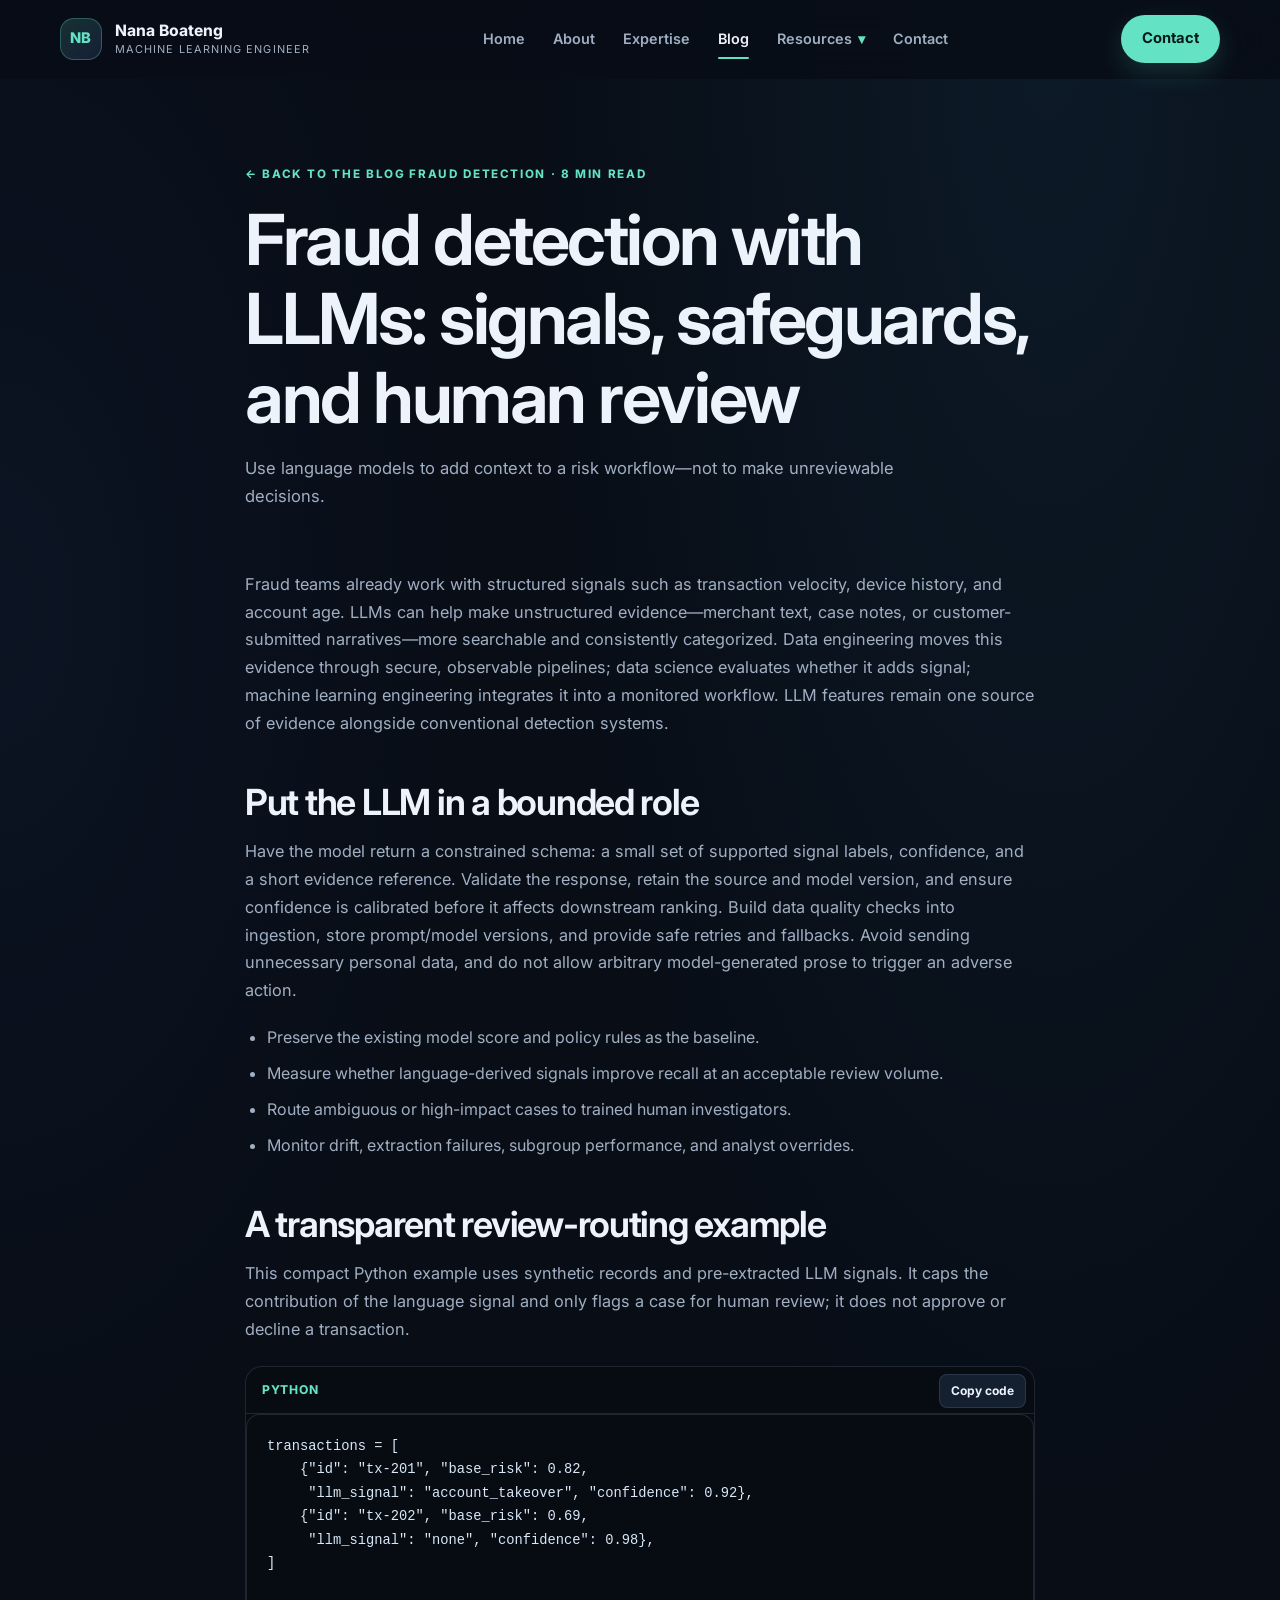
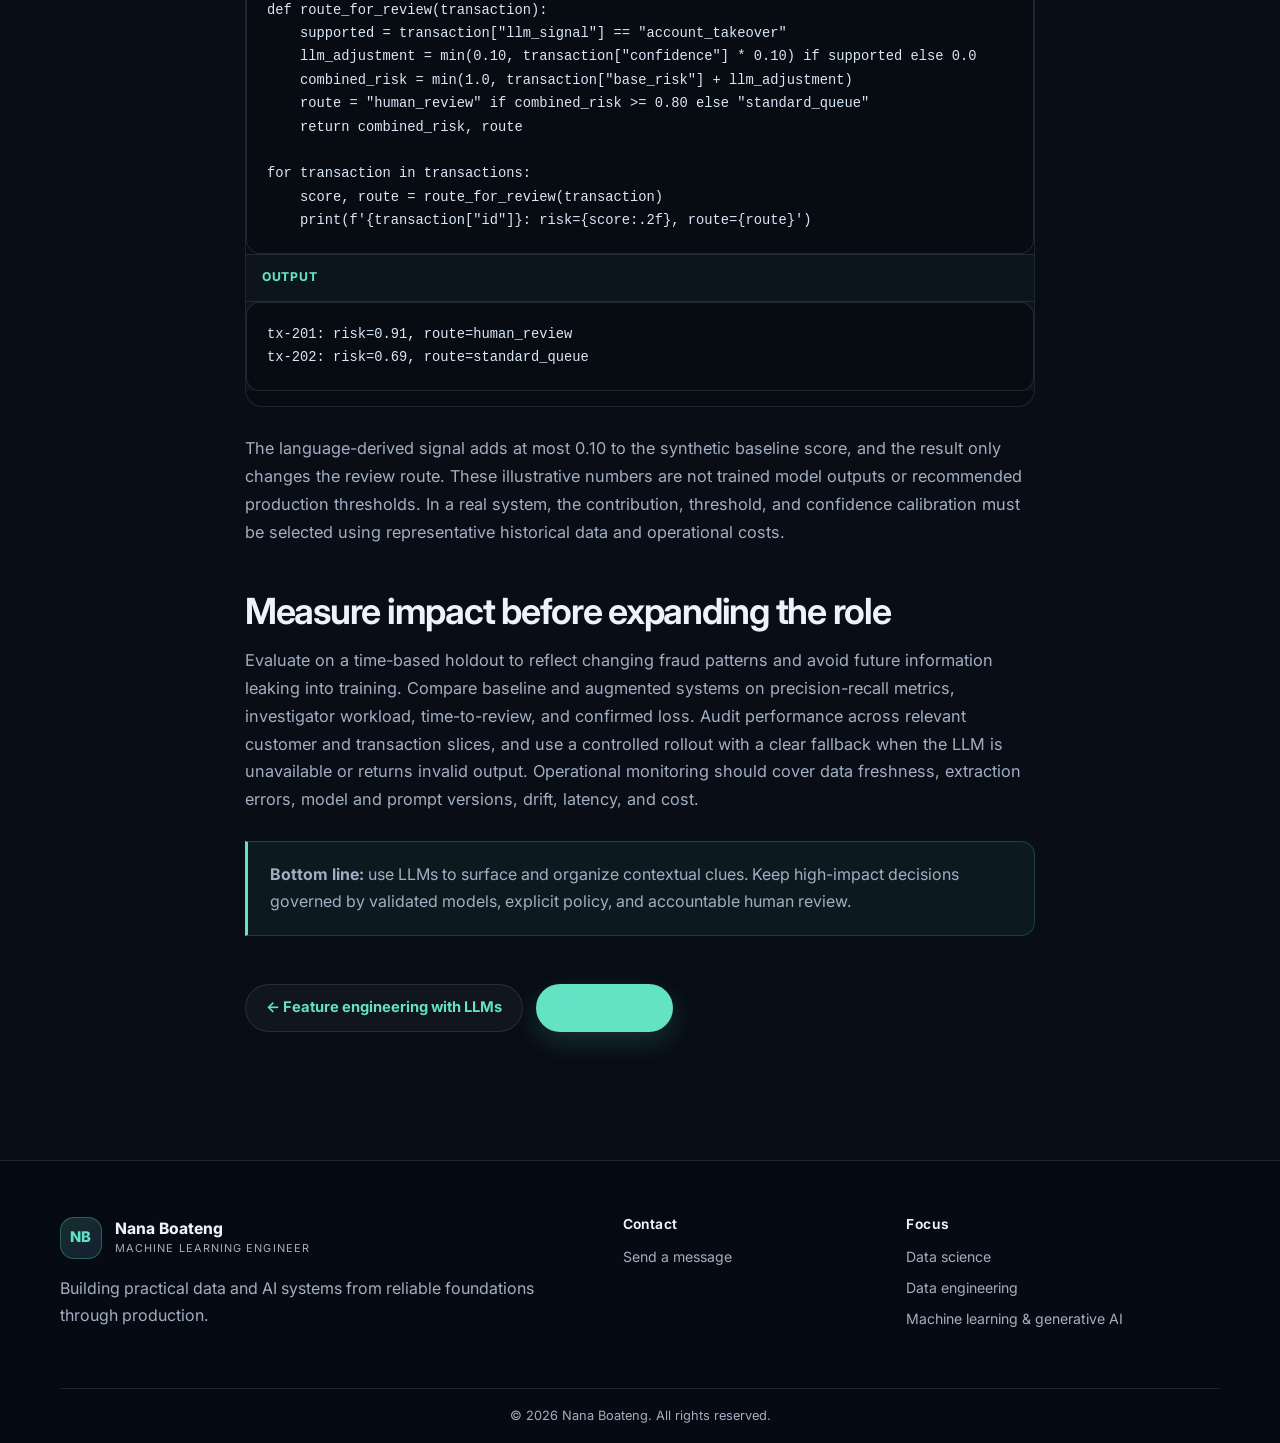
<file: blog/fraud-detection-with-llms.html>
<!DOCTYPE html>
<html lang="en">
  <head>
    <meta charset="UTF-8" />
    <meta name="viewport" content="width=device-width, initial-scale=1.0" />
    <meta name="theme-color" content="#080d16" />
    <title>Fraud Detection with LLMs | Nana Boateng</title>
    <meta name="description" content="How to use LLM-extracted context as a bounded fraud signal while preserving established controls and human review." />
    <link rel="preconnect" href="https://fonts.googleapis.com" />
    <link rel="preconnect" href="https://fonts.gstatic.com" crossorigin />
    <link href="https://fonts.googleapis.com/css2?family=Inter:wght@400;500;600;700;800&display=swap" rel="stylesheet" />
    <link rel="stylesheet" href="../assets/css/styles.css" />
  </head>
  <body>
    <a class="skip-link" href="#main-content">Skip to content</a>
    <header class="site-header">
      <div class="container nav-wrap">
        <div class="brand"><div class="brand-mark">NB</div><div><span class="brand-name">Nana Boateng</span><small>Machine Learning Engineer</small></div></div>
        <nav class="main-nav" id="primary-navigation" aria-label="Main navigation">
          <a href="../index.html">Home</a><a href="../pages/about.html">About</a><a href="../pages/expertise.html">Expertise</a><a href="index.html">Blog</a>
          <details class="nav-dropdown">
            <summary>Resources</summary>
            <div class="nav-dropdown-menu">
              <a href="https://scholar.google.com/citations?user=fagNvEoAAAAJ&amp;hl=en" target="_blank" rel="noopener noreferrer">Publications</a>
              <a href="https://github.com/NanaAkwasiAbayieBoateng" target="_blank" rel="noopener noreferrer">Github Pages</a>
              <a href="https://www.linkedin.com/in/nana-b-26b9a226/?skipRedirect=true&amp;contentTrackingId=otObC%2FVVTDOltnO%2BMGAZPQ%3D%3D&amp;viewName=premium-nav-upsell-text&amp;upsellOrderOrigin=Tracking%3Av1%3Apremium_nav_upsell_text%3ANav%3AIn-Product" target="_blank" rel="noopener noreferrer">Linkedin Pages</a>
            </div>
          </details>
          <a href="../pages/contact.html">Contact</a>
        </nav>
        <button class="menu-toggle" type="button" aria-label="Open menu" aria-controls="primary-navigation" aria-expanded="false">☰</button>
        <a class="btn btn-primary nav-cta" href="../pages/contact.html">Contact</a>
      </div>
    </header>
    <main id="main-content">
      <header class="article-header">
        <div class="article-wrap">
          <a class="eyebrow" href="index.html">← Back to the blog</a>
          <div class="eyebrow">Fraud detection · 8 min read</div>
          <h1>Fraud detection with LLMs: signals, safeguards, and human review</h1>
          <p class="article-meta">Use language models to add context to a risk workflow—not to make unreviewable decisions.</p>
        </div>
      </header>
      <article class="article-wrap article-content">
        <p>Fraud teams already work with structured signals such as transaction velocity, device history, and account age. LLMs can help make unstructured evidence—merchant text, case notes, or customer-submitted narratives—more searchable and consistently categorized. Data engineering moves this evidence through secure, observable pipelines; data science evaluates whether it adds signal; machine learning engineering integrates it into a monitored workflow. LLM features remain one source of evidence alongside conventional detection systems.</p>
        <h2>Put the LLM in a bounded role</h2>
        <p>Have the model return a constrained schema: a small set of supported signal labels, confidence, and a short evidence reference. Validate the response, retain the source and model version, and ensure confidence is calibrated before it affects downstream ranking. Build data quality checks into ingestion, store prompt/model versions, and provide safe retries and fallbacks. Avoid sending unnecessary personal data, and do not allow arbitrary model-generated prose to trigger an adverse action.</p>
        <ul>
          <li>Preserve the existing model score and policy rules as the baseline.</li>
          <li>Measure whether language-derived signals improve recall at an acceptable review volume.</li>
          <li>Route ambiguous or high-impact cases to trained human investigators.</li>
          <li>Monitor drift, extraction failures, subgroup performance, and analyst overrides.</li>
        </ul>
        <h2>A transparent review-routing example</h2>
        <p>This compact Python example uses synthetic records and pre-extracted LLM signals. It caps the contribution of the language signal and only flags a case for human review; it does not approve or decline a transaction.</p>
        <div class="code-example">
          <p class="code-label">Python</p>
          <pre><code>transactions = [
    {"id": "tx-201", "base_risk": 0.82,
     "llm_signal": "account_takeover", "confidence": 0.92},
    {"id": "tx-202", "base_risk": 0.69,
     "llm_signal": "none", "confidence": 0.98},
]

def route_for_review(transaction):
    supported = transaction["llm_signal"] == "account_takeover"
    llm_adjustment = min(0.10, transaction["confidence"] * 0.10) if supported else 0.0
    combined_risk = min(1.0, transaction["base_risk"] + llm_adjustment)
    route = "human_review" if combined_risk &gt;= 0.80 else "standard_queue"
    return combined_risk, route

for transaction in transactions:
    score, route = route_for_review(transaction)
    print(f'{transaction["id"]}: risk={score:.2f}, route={route}')</code></pre>
          <div class="code-output">
            <p class="code-label">Output</p>
            <pre><code>tx-201: risk=0.91, route=human_review
tx-202: risk=0.69, route=standard_queue</code></pre>
          </div>
        </div>
        <p>The language-derived signal adds at most 0.10 to the synthetic baseline score, and the result only changes the review route. These illustrative numbers are not trained model outputs or recommended production thresholds. In a real system, the contribution, threshold, and confidence calibration must be selected using representative historical data and operational costs.</p>
        <h2>Measure impact before expanding the role</h2>
        <p>Evaluate on a time-based holdout to reflect changing fraud patterns and avoid future information leaking into training. Compare baseline and augmented systems on precision-recall metrics, investigator workload, time-to-review, and confirmed loss. Audit performance across relevant customer and transaction slices, and use a controlled rollout with a clear fallback when the LLM is unavailable or returns invalid output. Operational monitoring should cover data freshness, extraction errors, model and prompt versions, drift, latency, and cost.</p>
        <div class="article-callout"><p><strong>Bottom line:</strong> use LLMs to surface and organize contextual clues. Keep high-impact decisions governed by validated models, explicit policy, and accountable human review.</p></div>
        <div class="article-nav"><a class="btn btn-secondary" href="feature-engineering-with-llms.html">← Feature engineering with LLMs</a><a class="btn btn-primary" href="index.html">All blog posts</a></div>
      </article>
    </main>
    <footer class="site-footer">
      <div class="container footer-grid">
        <div><div class="brand footer-brand"><div class="brand-mark">NB</div><div><span class="brand-name">Nana Boateng</span><small>Machine Learning Engineer</small></div></div><p>Building practical data and AI systems from reliable foundations through production.</p></div>
        <div><h4>Contact</h4><ul><li><a href="../pages/contact.html">Send a message</a></li></ul></div>
        <div><h4>Focus</h4><ul><li>Data science</li><li>Data engineering</li><li>Machine learning & generative AI</li></ul></div>
      </div>
      <div class="container footer-bottom"><p>© <span id="year"></span> Nana Boateng. All rights reserved.</p></div>
    </footer>
    <script src="../assets/js/script.js"></script>
  </body>
</html>
</file>
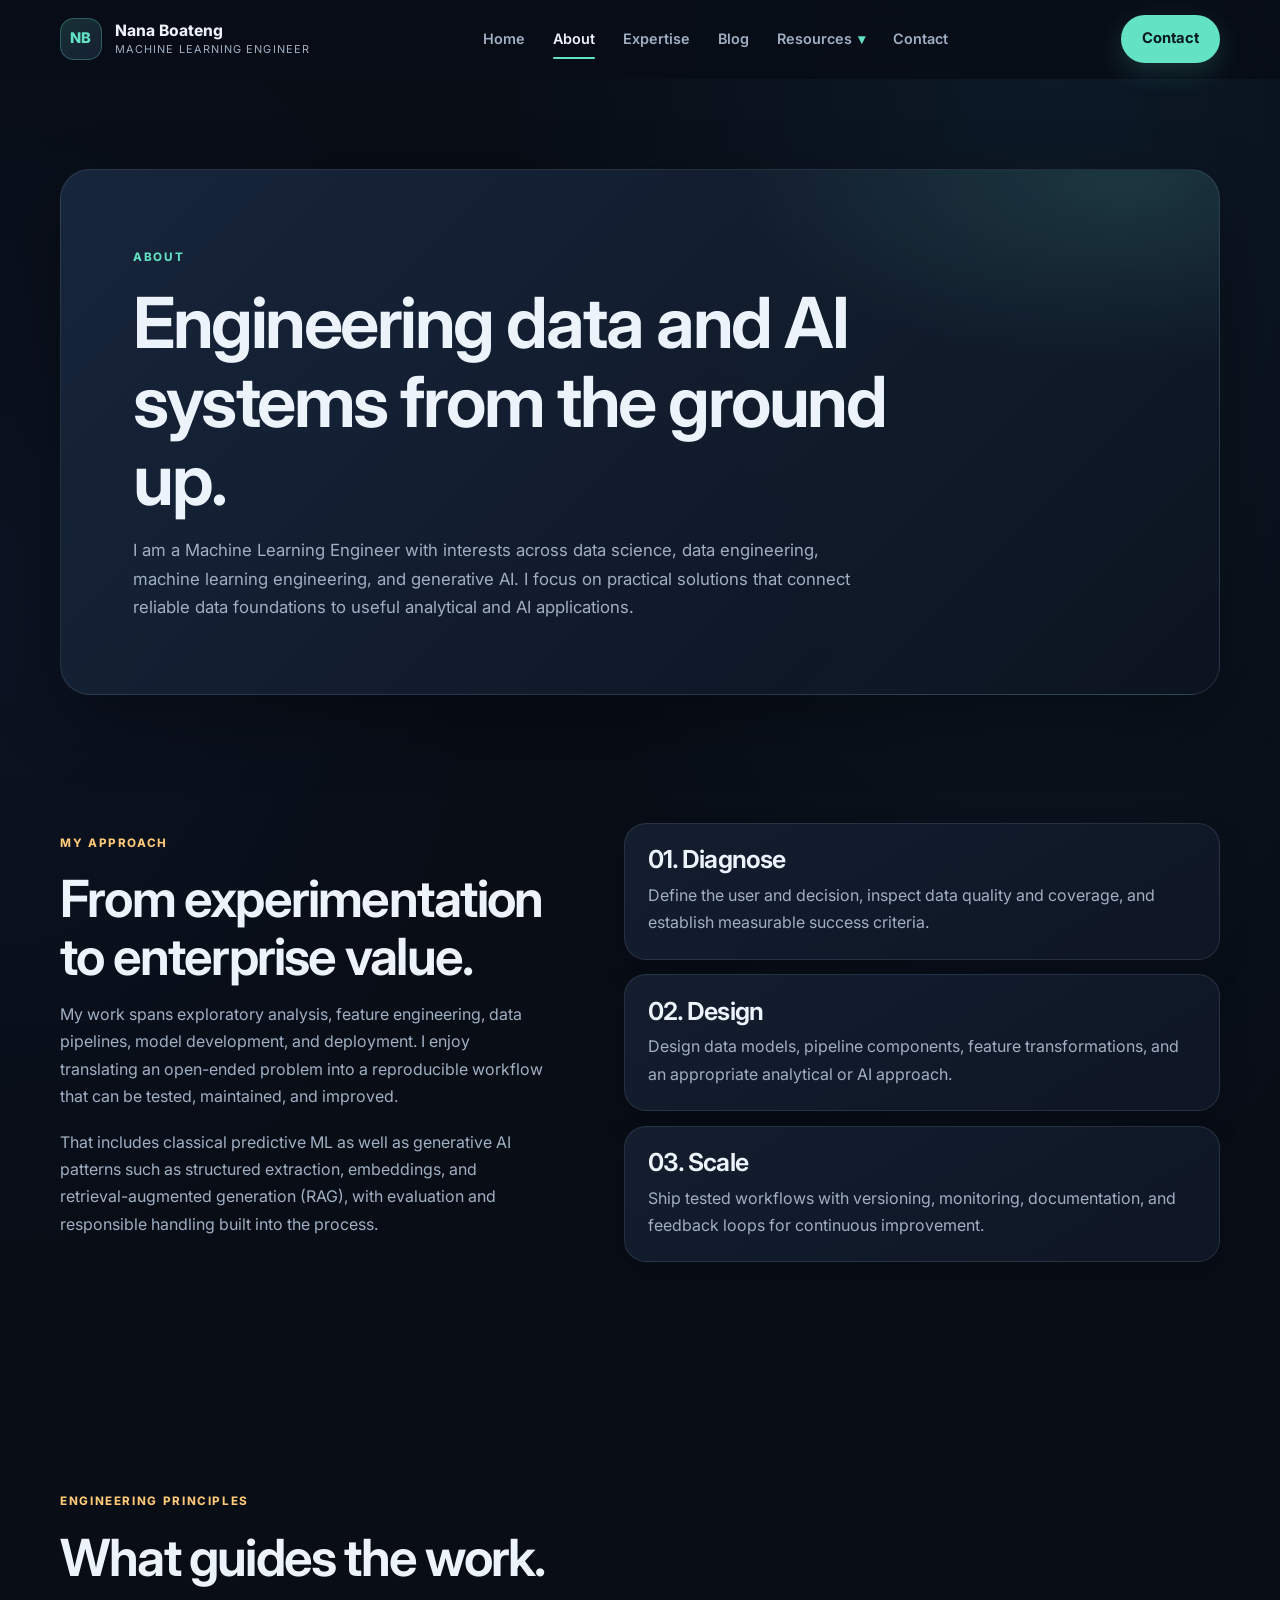
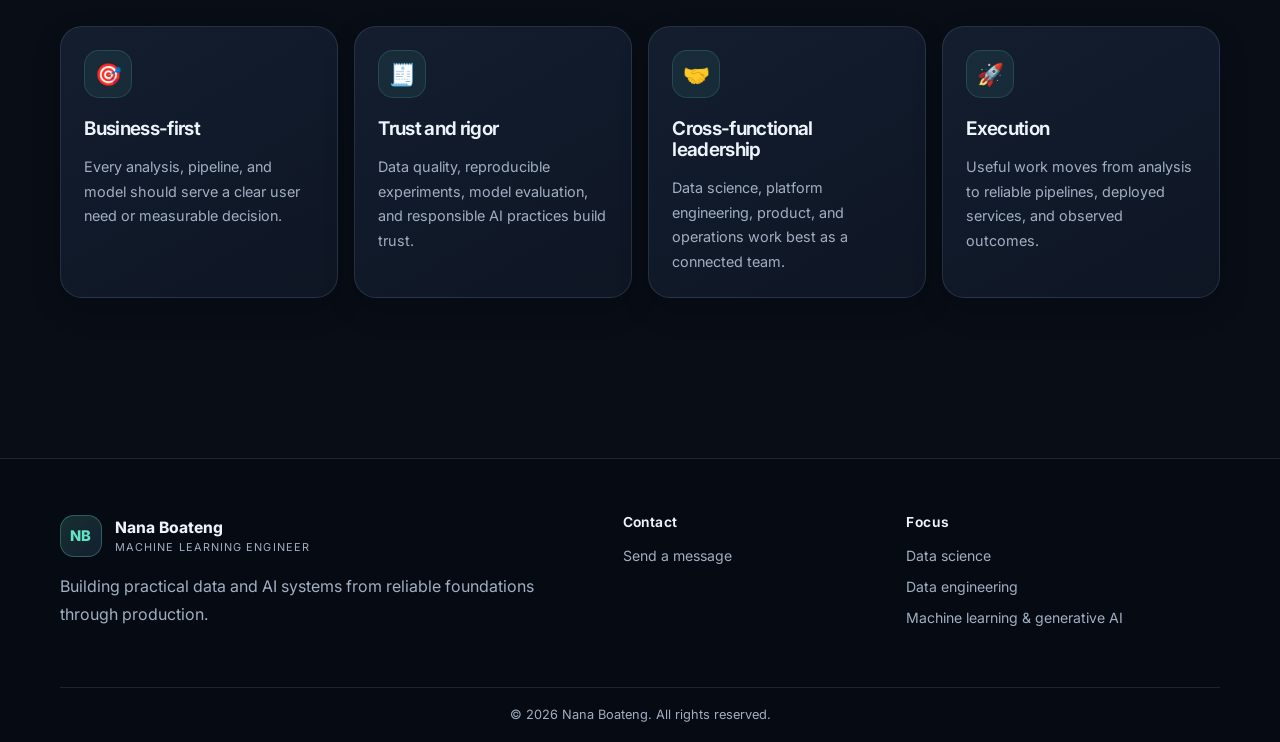
<file: pages/about.html>
<!DOCTYPE html>
<html lang="en">
  <head>
    <meta charset="UTF-8" />
    <meta name="viewport" content="width=device-width, initial-scale=1.0" />
    <meta name="theme-color" content="#080d16" />
    <title>About | Nana Boateng</title>
    <meta
      name="description"
      content="About Nana Boateng, Machine Learning Engineer working across data science, data engineering, machine learning, and generative AI."
    />
    <link rel="preconnect" href="https://fonts.googleapis.com" />
    <link rel="preconnect" href="https://fonts.gstatic.com" crossorigin />
    <link href="https://fonts.googleapis.com/css2?family=Inter:wght@400;500;600;700;800&display=swap" rel="stylesheet" />
    <link rel="stylesheet" href="../assets/css/styles.css" />
  </head>
  <body>
    <a class="skip-link" href="#main-content">Skip to content</a>
    <header class="site-header">
      <div class="container nav-wrap">
        <div class="brand">
          <div class="brand-mark">NB</div>
          <div>
            <span class="brand-name">Nana Boateng</span>
            <small>Machine Learning Engineer</small>
          </div>
        </div>

        <nav class="main-nav" id="primary-navigation" aria-label="Main navigation">
          <a href="../index.html">Home</a>
          <a href="about.html">About</a>
          <a href="expertise.html">Expertise</a>
          <a href="../blog/index.html">Blog</a>
          <details class="nav-dropdown">
            <summary>Resources</summary>
            <div class="nav-dropdown-menu">
              <a href="https://scholar.google.com/citations?user=fagNvEoAAAAJ&amp;hl=en" target="_blank" rel="noopener noreferrer">Publications</a>
              <a href="https://github.com/NanaAkwasiAbayieBoateng" target="_blank" rel="noopener noreferrer">Github Pages</a>
              <a href="https://www.linkedin.com/in/nana-b-26b9a226/?skipRedirect=true&amp;contentTrackingId=otObC%2FVVTDOltnO%2BMGAZPQ%3D%3D&amp;viewName=premium-nav-upsell-text&amp;upsellOrderOrigin=Tracking%3Av1%3Apremium_nav_upsell_text%3ANav%3AIn-Product" target="_blank" rel="noopener noreferrer">Linkedin Pages</a>
            </div>
          </details>
          <a href="contact.html">Contact</a>
        </nav>

        <button class="menu-toggle" type="button" aria-label="Open menu" aria-controls="primary-navigation" aria-expanded="false">☰</button>
        <a class="btn btn-primary nav-cta" href="contact.html">Contact</a>
      </div>
    </header>

    <main id="main-content">
      <section class="page-hero">
        <div class="container page-hero-inner">
          <span class="eyebrow">About</span>
          <h1>Engineering data and AI systems from the ground up.</h1>
          <p>
            I am a Machine Learning Engineer with interests across data science, data engineering,
            machine learning engineering, and generative AI. I focus on practical solutions that
            connect reliable data foundations to useful analytical and AI applications.
          </p>
        </div>
      </section>

      <section class="section">
        <div class="container split-layout">
          <div>
            <span class="eyebrow accent">My approach</span>
            <h2>From experimentation to enterprise value.</h2>
            <p>
              My work spans exploratory analysis, feature engineering, data pipelines, model
              development, and deployment. I enjoy translating an open-ended problem into a
              reproducible workflow that can be tested, maintained, and improved.
            </p>
            <p>
              That includes classical predictive ML as well as generative AI patterns such as
              structured extraction, embeddings, and retrieval-augmented generation (RAG), with
              evaluation and responsible handling built into the process.
            </p>
          </div>

          <div class="timeline">
            <article>
              <h3>01. Diagnose</h3>
              <p>Define the user and decision, inspect data quality and coverage, and establish measurable success criteria.</p>
            </article>
            <article>
              <h3>02. Design</h3>
              <p>Design data models, pipeline components, feature transformations, and an appropriate analytical or AI approach.</p>
            </article>
            <article>
              <h3>03. Scale</h3>
              <p>Ship tested workflows with versioning, monitoring, documentation, and feedback loops for continuous improvement.</p>
            </article>
          </div>
        </div>
      </section>

      <section class="section">
        <div class="container">
          <div class="section-heading">
            <span class="eyebrow accent">Engineering principles</span>
            <h2>What guides the work.</h2>
          </div>

          <div class="card-grid">
            <article class="program-card">
              <div class="icon" aria-hidden="true">🎯</div>
              <h3>Business-first</h3>
              <p>Every analysis, pipeline, and model should serve a clear user need or measurable decision.</p>
            </article>
            <article class="program-card">
              <div class="icon" aria-hidden="true">🧾</div>
              <h3>Trust and rigor</h3>
              <p>Data quality, reproducible experiments, model evaluation, and responsible AI practices build trust.</p>
            </article>
            <article class="program-card">
              <div class="icon" aria-hidden="true">🤝</div>
              <h3>Cross-functional leadership</h3>
              <p>Data science, platform engineering, product, and operations work best as a connected team.</p>
            </article>
            <article class="program-card">
              <div class="icon" aria-hidden="true">🚀</div>
              <h3>Execution</h3>
              <p>Useful work moves from analysis to reliable pipelines, deployed services, and observed outcomes.</p>
            </article>
          </div>
        </div>
      </section>
    </main>

    <footer class="site-footer">
      <div class="container footer-grid">
        <div>
          <div class="brand footer-brand">
            <div class="brand-mark">NB</div>
            <div>
              <span class="brand-name">Nana Boateng</span>
              <small>Machine Learning Engineer</small>
            </div>
          </div>
          <p>Building practical data and AI systems from reliable foundations through production.</p>
        </div>

        <div>
          <h4>Contact</h4>
          <ul><li><a href="contact.html">Send a message</a></li></ul>
        </div>

        <div>
          <h4>Focus</h4>
          <ul>
            <li>Data science</li>
            <li>Data engineering</li>
            <li>Machine learning & generative AI</li>
          </ul>
        </div>
      </div>

      <div class="container footer-bottom">
        <p>© <span id="year"></span> Nana Boateng. All rights reserved.</p>
      </div>
    </footer>

    <script src="../assets/js/script.js"></script>
  </body>
</html>
</file>
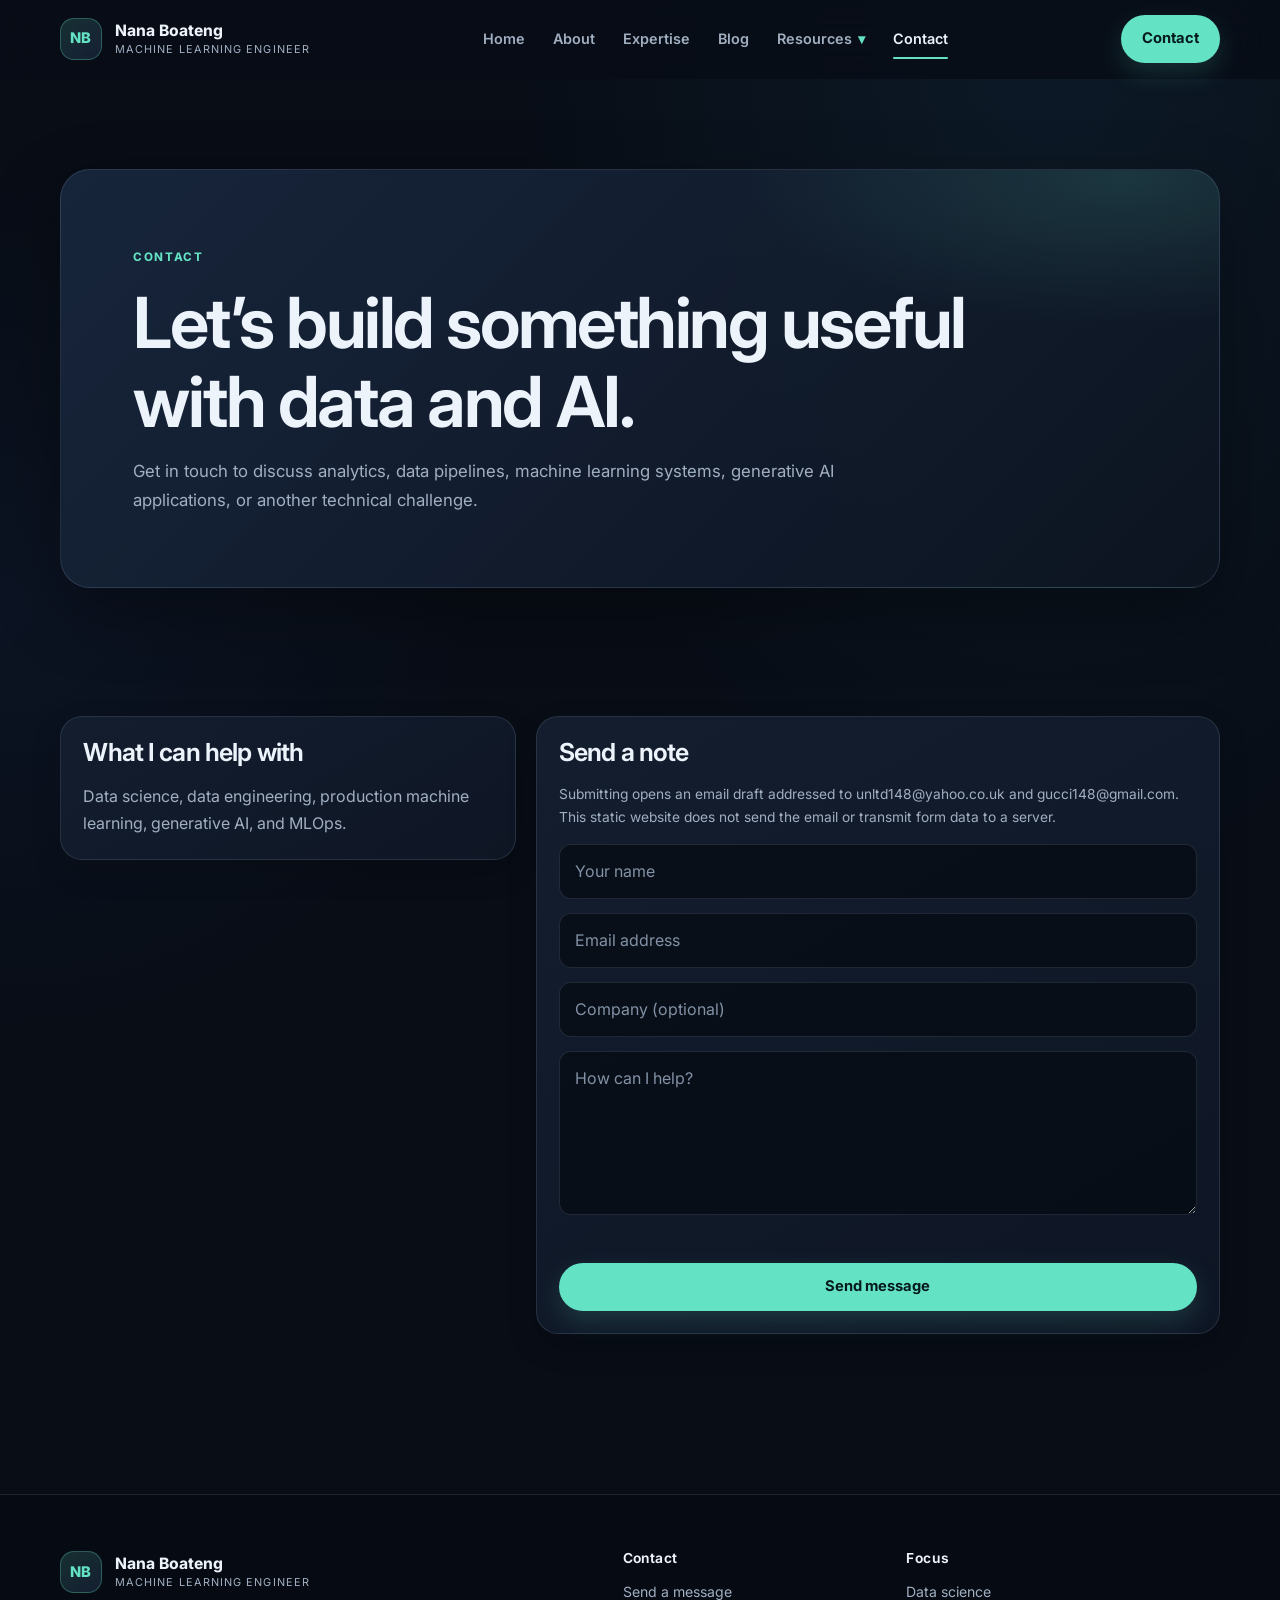
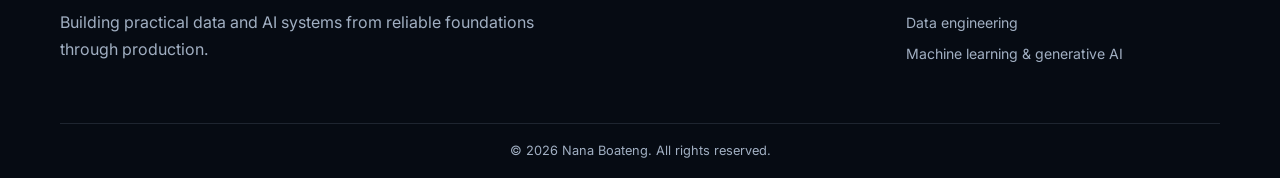
<file: pages/contact.html>
<!DOCTYPE html>
<html lang="en">
  <head>
    <meta charset="UTF-8" />
    <meta name="viewport" content="width=device-width, initial-scale=1.0" />
    <meta name="theme-color" content="#080d16" />
    <title>Contact | Nana Boateng</title>
    <meta
      name="description"
      content="Contact Nana Boateng about data science, data engineering, machine learning engineering, and generative AI."
    />
    <link rel="preconnect" href="https://fonts.googleapis.com" />
    <link rel="preconnect" href="https://fonts.gstatic.com" crossorigin />
    <link href="https://fonts.googleapis.com/css2?family=Inter:wght@400;500;600;700;800&display=swap" rel="stylesheet" />
    <link rel="stylesheet" href="../assets/css/styles.css" />
  </head>
  <body>
    <a class="skip-link" href="#main-content">Skip to content</a>
    <header class="site-header">
      <div class="container nav-wrap">
        <div class="brand">
          <div class="brand-mark">NB</div>
          <div>
            <span class="brand-name">Nana Boateng</span>
            <small>Machine Learning Engineer</small>
          </div>
        </div>

        <nav class="main-nav" id="primary-navigation" aria-label="Main navigation">
          <a href="../index.html">Home</a>
          <a href="about.html">About</a>
          <a href="expertise.html">Expertise</a>
          <a href="../blog/index.html">Blog</a>
          <details class="nav-dropdown">
            <summary>Resources</summary>
            <div class="nav-dropdown-menu">
              <a href="https://scholar.google.com/citations?user=fagNvEoAAAAJ&amp;hl=en" target="_blank" rel="noopener noreferrer">Publications</a>
              <a href="https://github.com/NanaAkwasiAbayieBoateng" target="_blank" rel="noopener noreferrer">Github Pages</a>
              <a href="https://www.linkedin.com/in/nana-b-26b9a226/?skipRedirect=true&amp;contentTrackingId=otObC%2FVVTDOltnO%2BMGAZPQ%3D%3D&amp;viewName=premium-nav-upsell-text&amp;upsellOrderOrigin=Tracking%3Av1%3Apremium_nav_upsell_text%3ANav%3AIn-Product" target="_blank" rel="noopener noreferrer">Linkedin Pages</a>
            </div>
          </details>
          <a href="contact.html">Contact</a>
        </nav>

        <button class="menu-toggle" type="button" aria-label="Open menu" aria-controls="primary-navigation" aria-expanded="false">☰</button>
        <a class="btn btn-primary nav-cta" href="contact.html">Contact</a>
      </div>
    </header>

    <main id="main-content">
      <section class="page-hero">
        <div class="container page-hero-inner">
          <span class="eyebrow">Contact</span>
          <h1>Let’s build something useful with data and AI.</h1>
          <p>
            Get in touch to discuss analytics, data pipelines, machine learning systems,
            generative AI applications, or another technical challenge.
          </p>
        </div>
      </section>

      <section class="section">
        <div class="container info-grid">
          <div class="contact-stack">
            <article class="contact-card">
              <h3>What I can help with</h3>
              <p>Data science, data engineering, production machine learning, generative AI, and MLOps.</p>
            </article>
          </div>

          <div class="contact-card">
            <h3>Send a note</h3>
            <form class="contact-form">
              <p class="form-note">Submitting opens an email draft addressed to unltd148@yahoo.co.uk and gucci148@gmail.com. This static website does not send the email or transmit form data to a server.</p>
              <input type="text" name="name" placeholder="Your name" aria-label="Your name" required />
              <input type="email" name="email" placeholder="Email address" aria-label="Email address" required />
              <input type="text" name="company" placeholder="Company (optional)" aria-label="Company" />
              <textarea rows="5" name="message" placeholder="How can I help?" aria-label="How can I help?" required></textarea>
              <p class="form-status" aria-live="polite"></p>
              <button class="btn btn-primary" type="submit">Send message</button>
            </form>
          </div>
        </div>
      </section>
    </main>

    <footer class="site-footer">
      <div class="container footer-grid">
        <div>
          <div class="brand footer-brand">
            <div class="brand-mark">NB</div>
            <div>
              <span class="brand-name">Nana Boateng</span>
              <small>Machine Learning Engineer</small>
            </div>
          </div>
          <p>Building practical data and AI systems from reliable foundations through production.</p>
        </div>

        <div>
          <h4>Contact</h4>
          <ul><li><a href="contact.html">Send a message</a></li></ul>
        </div>

        <div>
          <h4>Focus</h4>
          <ul>
            <li>Data science</li>
            <li>Data engineering</li>
            <li>Machine learning & generative AI</li>
          </ul>
        </div>
      </div>

      <div class="container footer-bottom">
        <p>© <span id="year"></span> Nana Boateng. All rights reserved.</p>
      </div>
    </footer>

    <script src="../assets/js/script.js"></script>
  </body>
</html>
</file>
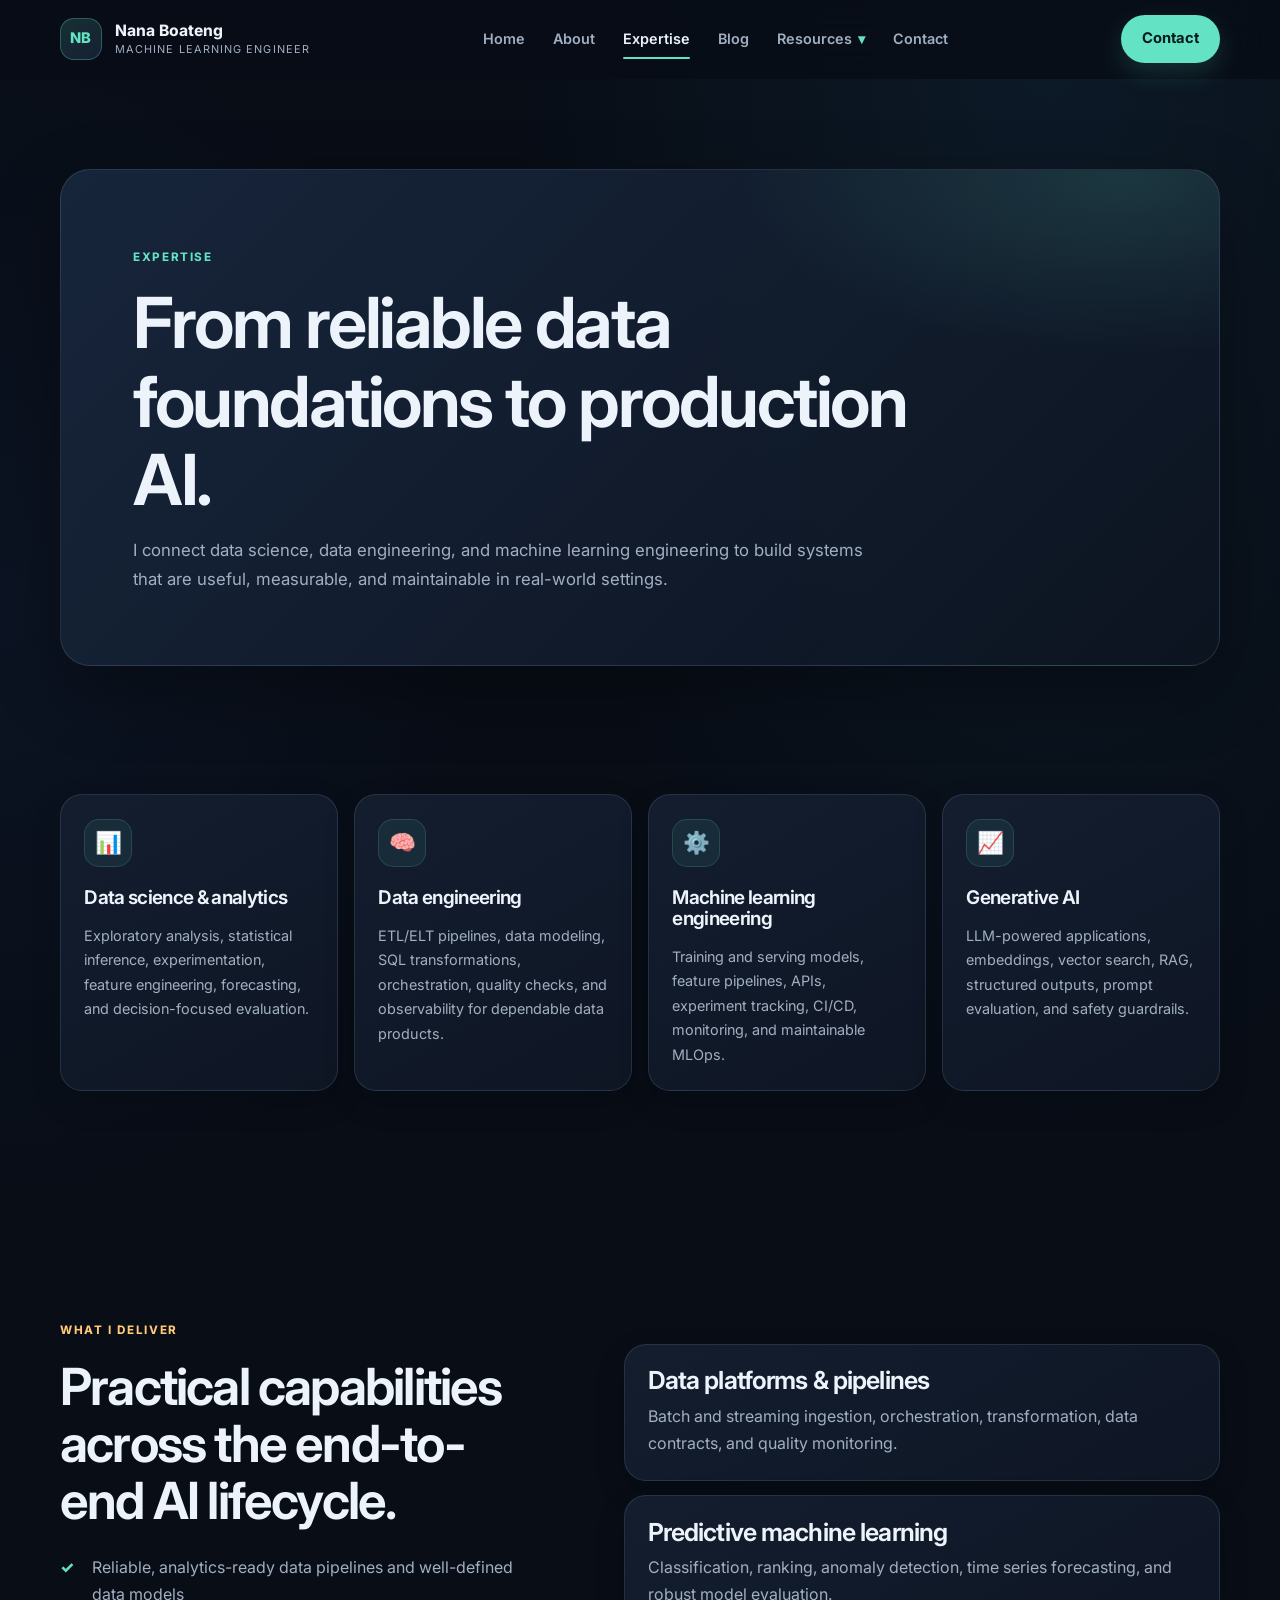
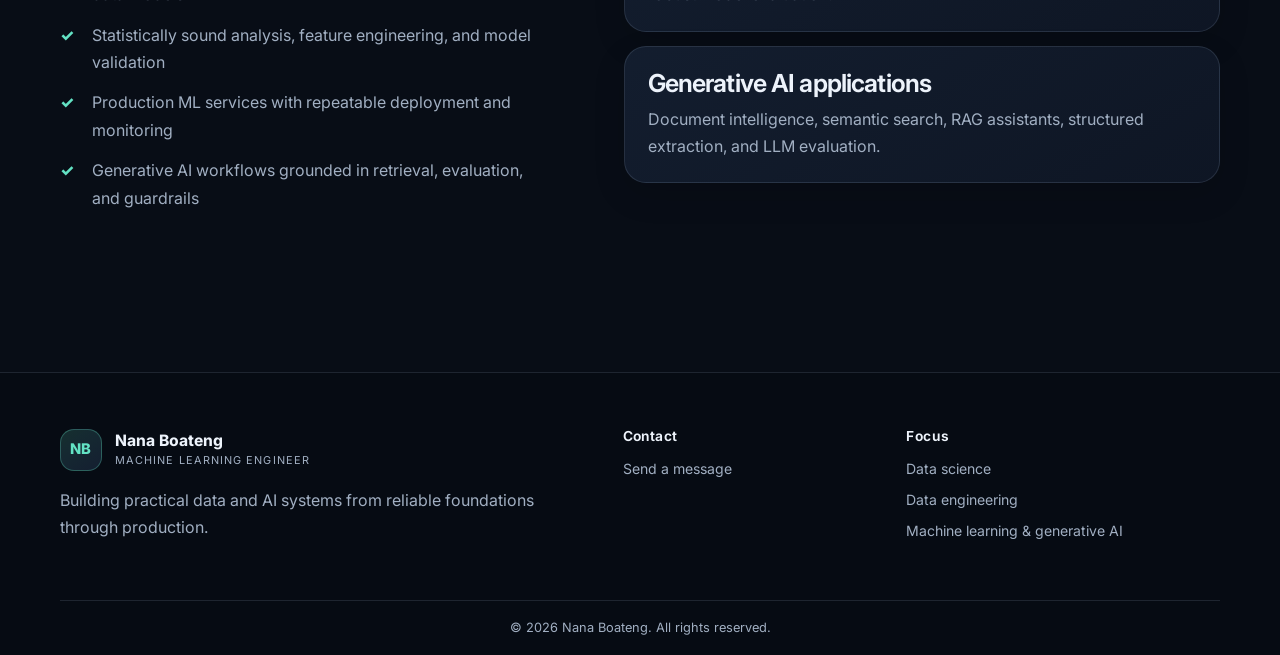
<file: pages/expertise.html>
<!DOCTYPE html>
<html lang="en">
  <head>
    <meta charset="UTF-8" />
    <meta name="viewport" content="width=device-width, initial-scale=1.0" />
    <meta name="theme-color" content="#080d16" />
    <title>Expertise | Nana Boateng</title>
    <meta
      name="description"
      content="Explore Nana Boateng's interests and expertise across data science, data engineering, machine learning engineering, and generative AI."
    />
    <link rel="preconnect" href="https://fonts.googleapis.com" />
    <link rel="preconnect" href="https://fonts.gstatic.com" crossorigin />
    <link href="https://fonts.googleapis.com/css2?family=Inter:wght@400;500;600;700;800&display=swap" rel="stylesheet" />
    <link rel="stylesheet" href="../assets/css/styles.css" />
  </head>
  <body>
    <a class="skip-link" href="#main-content">Skip to content</a>
    <header class="site-header">
      <div class="container nav-wrap">
        <div class="brand">
          <div class="brand-mark">NB</div>
          <div>
            <span class="brand-name">Nana Boateng</span>
            <small>Machine Learning Engineer</small>
          </div>
        </div>

        <nav class="main-nav" id="primary-navigation" aria-label="Main navigation">
          <a href="../index.html">Home</a>
          <a href="about.html">About</a>
          <a href="expertise.html">Expertise</a>
          <a href="../blog/index.html">Blog</a>
          <details class="nav-dropdown">
            <summary>Resources</summary>
            <div class="nav-dropdown-menu">
              <a href="https://scholar.google.com/citations?user=fagNvEoAAAAJ&amp;hl=en" target="_blank" rel="noopener noreferrer">Publications</a>
              <a href="https://github.com/NanaAkwasiAbayieBoateng" target="_blank" rel="noopener noreferrer">Github Pages</a>
              <a href="https://www.linkedin.com/in/nana-b-26b9a226/?skipRedirect=true&amp;contentTrackingId=otObC%2FVVTDOltnO%2BMGAZPQ%3D%3D&amp;viewName=premium-nav-upsell-text&amp;upsellOrderOrigin=Tracking%3Av1%3Apremium_nav_upsell_text%3ANav%3AIn-Product" target="_blank" rel="noopener noreferrer">Linkedin Pages</a>
            </div>
          </details>
          <a href="contact.html">Contact</a>
        </nav>

        <button class="menu-toggle" type="button" aria-label="Open menu" aria-controls="primary-navigation" aria-expanded="false">☰</button>
        <a class="btn btn-primary nav-cta" href="contact.html">Contact</a>
      </div>
    </header>

    <main id="main-content">
      <section class="page-hero">
        <div class="container page-hero-inner">
          <span class="eyebrow">Expertise</span>
          <h1>From reliable data foundations to production AI.</h1>
          <p>
            I connect data science, data engineering, and machine learning engineering to build
            systems that are useful, measurable, and maintainable in real-world settings.
          </p>
        </div>
      </section>

      <section class="section">
        <div class="container">
          <div class="card-grid">
            <article class="program-card">
              <div class="icon" aria-hidden="true">📊</div>
              <h3>Data science & analytics</h3>
              <p>Exploratory analysis, statistical inference, experimentation, feature engineering, forecasting, and decision-focused evaluation.</p>
            </article>
            <article class="program-card">
              <div class="icon" aria-hidden="true">🧠</div>
              <h3>Data engineering</h3>
              <p>ETL/ELT pipelines, data modeling, SQL transformations, orchestration, quality checks, and observability for dependable data products.</p>
            </article>
            <article class="program-card">
              <div class="icon" aria-hidden="true">⚙️</div>
              <h3>Machine learning engineering</h3>
              <p>Training and serving models, feature pipelines, APIs, experiment tracking, CI/CD, monitoring, and maintainable MLOps.</p>
            </article>
            <article class="program-card">
              <div class="icon" aria-hidden="true">📈</div>
              <h3>Generative AI</h3>
              <p>LLM-powered applications, embeddings, vector search, RAG, structured outputs, prompt evaluation, and safety guardrails.</p>
            </article>
          </div>
        </div>
      </section>

      <section class="section">
        <div class="container split-layout">
          <div>
            <span class="eyebrow accent">What I deliver</span>
            <h2>Practical capabilities across the end-to-end AI lifecycle.</h2>
            <ul class="list-check">
              <li>Reliable, analytics-ready data pipelines and well-defined data models</li>
              <li>Statistically sound analysis, feature engineering, and model validation</li>
              <li>Production ML services with repeatable deployment and monitoring</li>
              <li>Generative AI workflows grounded in retrieval, evaluation, and guardrails</li>
            </ul>
          </div>

          <div class="card-list">
            <article>
              <h3>Data platforms & pipelines</h3>
              <p>Batch and streaming ingestion, orchestration, transformation, data contracts, and quality monitoring.</p>
            </article>
            <article>
              <h3>Predictive machine learning</h3>
              <p>Classification, ranking, anomaly detection, time series forecasting, and robust model evaluation.</p>
            </article>
            <article>
              <h3>Generative AI applications</h3>
              <p>Document intelligence, semantic search, RAG assistants, structured extraction, and LLM evaluation.</p>
            </article>
          </div>
        </div>
      </section>
    </main>

    <footer class="site-footer">
      <div class="container footer-grid">
        <div>
          <div class="brand footer-brand">
            <div class="brand-mark">NB</div>
            <div>
              <span class="brand-name">Nana Boateng</span>
              <small>Machine Learning Engineer</small>
            </div>
          </div>
          <p>Building practical data and AI systems from reliable foundations through production.</p>
        </div>

        <div>
          <h4>Contact</h4>
          <ul><li><a href="contact.html">Send a message</a></li></ul>
        </div>

        <div>
          <h4>Focus</h4>
          <ul>
            <li>Data science</li>
            <li>Data engineering</li>
            <li>Machine learning & generative AI</li>
          </ul>
        </div>
      </div>

      <div class="container footer-bottom">
        <p>© <span id="year"></span> Nana Boateng. All rights reserved.</p>
      </div>
    </footer>

    <script src="../assets/js/script.js"></script>
  </body>
</html>
</file>
<file: assets/css/styles.css>
:root {
  color-scheme: dark;
  --bg: #080d16;
  --surface: #101827;
  --surface-raised: #141f30;
  --text: #edf3fb;
  --muted: #a1afc2;
  --primary: #a8c7ff;
  --primary-strong: #76a8ff;
  --secondary: #63e2c4;
  --accent: #ffc978;
  --border: rgba(177, 198, 226, 0.14);
  --shadow: 0 24px 70px rgba(0, 0, 0, 0.32);
  --container: 1160px;
  --radius: 22px;
  --font-body: "Inter", "Segoe UI", sans-serif;
}

* { box-sizing: border-box; }

html {
  scroll-behavior: smooth;
  scroll-padding-top: 100px;
  -webkit-text-size-adjust: 100%;
}

body {
  min-width: 320px;
  margin: 0;
  background:
    radial-gradient(ellipse at 82% 0%, rgba(42, 112, 153, 0.13), transparent 34rem),
    radial-gradient(ellipse at 0% 38rem, rgba(45, 77, 145, 0.1), transparent 30rem),
    var(--bg);
  color: var(--text);
  font-family: var(--font-body);
  font-size: 16px;
  line-height: 1.7;
  text-rendering: optimizeLegibility;
  -webkit-font-smoothing: antialiased;
}

::selection { color: #04131a; background: var(--secondary); }
a { color: inherit; text-decoration: none; }
img, svg { display: block; max-width: 100%; }
button, input, textarea { font: inherit; }
button, a { -webkit-tap-highlight-color: transparent; }

.container {
  width: min(var(--container), calc(100% - 3rem));
  margin-inline: auto;
}

.section { padding-block: clamp(4.5rem, 9vw, 7rem); }
.section-heading { max-width: 720px; margin-bottom: 2.5rem; }

h1, h2, h3, h4 {
  margin: 0 0 1rem;
  color: var(--text);
  font-weight: 650;
  line-height: 1.12;
  letter-spacing: -0.035em;
}

h1 { font-size: clamp(2.8rem, 6vw, 5.1rem); }
h2 { font-size: clamp(2rem, 4vw, 3.3rem); }
h3 { font-size: clamp(1.2rem, 2vw, 1.55rem); }
p { margin: 0 0 1.2rem; color: var(--muted); }

.skip-link {
  position: fixed;
  top: 1rem;
  left: 1rem;
  z-index: 100;
  padding: 0.75rem 1rem;
  transform: translateY(-160%);
  border-radius: 10px;
  background: var(--secondary);
  color: #04131a;
  font-weight: 700;
}
.skip-link:focus { transform: translateY(0); }

.site-header {
  position: sticky;
  top: 0;
  z-index: 30;
  border-bottom: 1px solid transparent;
  background: rgba(8, 13, 22, 0.82);
  backdrop-filter: blur(18px);
  -webkit-backdrop-filter: blur(18px);
  transition: border-color 180ms ease, box-shadow 180ms ease;
}
.site-header.is-scrolled {
  border-color: var(--border);
  box-shadow: 0 12px 35px rgba(0, 0, 0, 0.16);
}

.nav-wrap {
  display: flex;
  min-height: 78px;
  align-items: center;
  justify-content: space-between;
  gap: 1.5rem;
}

.brand { display: inline-flex; align-items: center; gap: 0.8rem; flex-shrink: 0; }
.brand-mark {
  display: grid;
  width: 42px;
  height: 42px;
  place-items: center;
  border: 1px solid rgba(99, 226, 196, 0.3);
  border-radius: 14px;
  background: linear-gradient(145deg, rgba(99, 226, 196, 0.17), rgba(118, 168, 255, 0.13));
  color: var(--secondary);
  font-size: 0.92rem;
  font-weight: 800;
  letter-spacing: 0.04em;
}
.brand-name { display: block; font-size: 0.98rem; font-weight: 750; line-height: 1.3; }
.brand small {
  display: block;
  color: var(--muted);
  font-size: 0.68rem;
  letter-spacing: 0.1em;
  line-height: 1.5;
  text-transform: uppercase;
}

.main-nav { display: flex; align-items: center; gap: clamp(1rem, 2.2vw, 1.8rem); color: var(--muted); font-size: 0.9rem; font-weight: 600; }
.main-nav a { position: relative; padding-block: 0.5rem; transition: color 160ms ease; }
.main-nav a:hover, .main-nav a[aria-current="page"] { color: var(--text); }
.nav-dropdown { position: relative; }
.nav-dropdown summary { padding-block: 0.5rem; cursor: pointer; list-style: none; transition: color 160ms ease; }
.nav-dropdown summary::-webkit-details-marker { display: none; }
.nav-dropdown summary::after { margin-left: 0.35rem; color: var(--secondary); content: "▾"; }
.nav-dropdown summary:hover, .nav-dropdown[open] summary { color: var(--text); }
.nav-dropdown-menu { position: absolute; top: calc(100% + 0.65rem); left: -0.8rem; z-index: 35; display: grid; min-width: 190px; gap: 0.15rem; padding: 0.55rem; border: 1px solid var(--border); border-radius: 14px; background: rgba(13, 20, 32, 0.98); box-shadow: var(--shadow); }
.nav-dropdown-menu a { padding: 0.65rem 0.75rem; border-radius: 9px; white-space: nowrap; }
.nav-dropdown-menu a:hover { background: rgba(99, 226, 196, 0.06); }
.main-nav a[aria-current="page"]::after {
  position: absolute;
  right: 0;
  bottom: 0;
  left: 0;
  height: 2px;
  border-radius: 2px;
  background: var(--secondary);
  content: "";
}

.btn {
  display: inline-flex;
  min-height: 48px;
  align-items: center;
  justify-content: center;
  gap: 0.55rem;
  padding: 0.75rem 1.25rem;
  border: 1px solid transparent;
  border-radius: 999px;
  cursor: pointer;
  font-size: 0.92rem;
  font-weight: 700;
  line-height: 1.3;
  transition: transform 180ms ease, background-color 180ms ease, border-color 180ms ease, box-shadow 180ms ease;
}
.btn:hover { transform: translateY(-2px); }
.btn-primary {
  background: var(--secondary);
  color: #061a1c;
  box-shadow: 0 10px 26px rgba(99, 226, 196, 0.16);
}
.btn-primary:hover { background: #85efd5; box-shadow: 0 14px 32px rgba(99, 226, 196, 0.23); }
.btn-secondary { border-color: var(--border); background: rgba(255, 255, 255, 0.035); color: var(--text); }
.btn-secondary:hover { border-color: rgba(99, 226, 196, 0.45); background: rgba(99, 226, 196, 0.07); }
.menu-toggle {
  display: none;
  width: 44px;
  height: 44px;
  align-items: center;
  justify-content: center;
  border: 1px solid var(--border);
  border-radius: 12px;
  background: var(--surface);
  color: var(--text);
  cursor: pointer;
  font-size: 1.25rem;
}

.hero {
  position: relative;
  overflow: hidden;
  padding-block: clamp(5rem, 11vw, 9rem) clamp(4.5rem, 9vw, 7rem);
}
.hero::before {
  position: absolute;
  inset: 0;
  background-image: linear-gradient(rgba(168, 199, 255, 0.035) 1px, transparent 1px), linear-gradient(90deg, rgba(168, 199, 255, 0.035) 1px, transparent 1px);
  background-size: 52px 52px;
  mask-image: linear-gradient(to bottom, black, transparent 84%);
  pointer-events: none;
  content: "";
}
.hero-layout { position: relative; display: grid; grid-template-columns: minmax(0, 1.12fr) minmax(320px, 0.88fr); align-items: center; gap: clamp(3rem, 7vw, 7rem); }
.hero-copy { max-width: 720px; }
.eyebrow {
  display: inline-flex;
  align-items: center;
  gap: 0.55rem;
  margin-bottom: 1.1rem;
  color: var(--secondary);
  font-size: 0.73rem;
  font-weight: 750;
  letter-spacing: 0.14em;
  line-height: 1.5;
  text-transform: uppercase;
}
.eyebrow.accent { color: var(--accent); }
.hero h1 { max-width: 800px; margin-bottom: 1.4rem; }
.hero h1 span { color: var(--secondary); }
.hero-copy > p { max-width: 630px; font-size: clamp(1.05rem, 1.6vw, 1.18rem); }
.hero-actions { display: flex; flex-wrap: wrap; gap: 0.85rem; margin-block: 2rem 1.8rem; }
.hero-points { display: flex; flex-wrap: wrap; gap: 0.65rem 1.35rem; margin: 0; padding: 0; color: var(--muted); font-size: 0.88rem; list-style: none; }
.hero-points li::before { margin-right: 0.55rem; color: var(--secondary); content: "✓"; }

.hero-visual { position: relative; display: grid; min-height: 390px; place-items: center; }
.visual-card {
  position: relative;
  z-index: 1;
  width: min(100%, 430px);
  padding: clamp(1.5rem, 3.3vw, 2.4rem);
  overflow: hidden;
  border: 1px solid rgba(168, 199, 255, 0.2);
  border-radius: 28px;
  background: linear-gradient(145deg, rgba(22, 34, 53, 0.96), rgba(13, 21, 34, 0.96));
  box-shadow: var(--shadow);
}
.visual-card::after {
  position: absolute;
  top: -90px;
  right: -70px;
  width: 230px;
  height: 230px;
  border-radius: 50%;
  background: rgba(99, 226, 196, 0.12);
  filter: blur(8px);
  content: "";
}
.mini-badge { position: relative; z-index: 1; display: inline-flex; padding: 0.45rem 0.72rem; border: 1px solid rgba(99, 226, 196, 0.2); border-radius: 999px; background: rgba(99, 226, 196, 0.08); color: var(--secondary); font-size: 0.69rem; font-weight: 750; letter-spacing: 0.09em; text-transform: uppercase; }
.main-card h3 { position: relative; z-index: 1; max-width: 320px; margin-top: 1.35rem; font-size: clamp(1.8rem, 3vw, 2.6rem); }
.card-rows { position: relative; z-index: 1; display: grid; grid-template-columns: repeat(3, 1fr); gap: 0.65rem; margin-top: 2rem; }
.card-rows div { padding: 0.85rem 0.7rem; border: 1px solid var(--border); border-radius: 14px; background: rgba(255, 255, 255, 0.025); }
.card-rows strong { display: block; color: var(--primary); font-size: 1.2rem; }
.card-rows span { display: block; margin-top: 0.2rem; color: var(--muted); font-size: 0.7rem; line-height: 1.4; }
.floating-note { position: absolute; z-index: 2; padding: 0.72rem 0.9rem; border: 1px solid var(--border); border-radius: 12px; background: var(--surface-raised); box-shadow: var(--shadow); color: var(--text); font-size: 0.8rem; font-weight: 700; }
.note-top { top: 12%; right: -2%; }
.note-bottom { bottom: 12%; left: -3%; }

.stats { position: relative; z-index: 2; }
.stat-grid { display: grid; grid-template-columns: repeat(4, minmax(0, 1fr)); gap: 0.8rem; }
.stat-grid > div { padding: 1.2rem 1.25rem; border: 1px solid var(--border); border-radius: 16px; background: rgba(16, 24, 39, 0.78); }
.stat-grid strong { display: block; margin-bottom: 0.2rem; color: var(--primary); font-size: 1.16rem; letter-spacing: -0.02em; }
.stat-grid span { color: var(--muted); font-size: 0.78rem; }

.split-layout { display: grid; grid-template-columns: minmax(0, 0.9fr) minmax(0, 1.1fr); align-items: center; gap: clamp(2rem, 6vw, 5.5rem); }
.feature-stack, .timeline, .card-list, .contact-stack { display: grid; gap: 0.9rem; }
.feature-stack article, .timeline article, .card-list article, .contact-card, .impact-card, .post-card, .program-card {
  border: 1px solid var(--border);
  border-radius: var(--radius);
  background: linear-gradient(150deg, rgba(20, 31, 48, 0.95), rgba(15, 23, 37, 0.95));
  box-shadow: 0 12px 32px rgba(0, 0, 0, 0.13);
}
.feature-stack article, .timeline article, .card-list article, .contact-card, .impact-card { padding: 1.4rem; }
.feature-stack h3, .timeline h3, .card-list h3, .impact-card h3 { margin-bottom: 0.5rem; }
.feature-stack p:last-child, .timeline p:last-child, .card-list p:last-child, .contact-card p:last-child, .impact-card p:last-child { margin-bottom: 0; }

.card-grid { display: grid; grid-template-columns: repeat(4, minmax(0, 1fr)); gap: 1rem; }
.program-card { min-height: 235px; padding: 1.45rem; transition: transform 200ms ease, border-color 200ms ease, box-shadow 200ms ease; }
.program-card:hover { transform: translateY(-5px); border-color: rgba(99, 226, 196, 0.38); box-shadow: 0 20px 42px rgba(0, 0, 0, 0.2); }
.program-card .icon { display: grid; width: 48px; height: 48px; place-items: center; margin-bottom: 1.25rem; border: 1px solid rgba(99, 226, 196, 0.16); border-radius: 15px; background: rgba(99, 226, 196, 0.08); font-size: 1.35rem; }
.program-card p { margin-bottom: 0; font-size: 0.9rem; }

.impact-grid { display: grid; grid-template-columns: repeat(3, minmax(0, 1fr)); gap: 1rem; }
.impact-card > span { display: inline-block; margin-bottom: 1rem; color: var(--secondary); font-size: 0.72rem; font-weight: 750; letter-spacing: 0.12em; text-transform: uppercase; }

/* Homepage: an editorial, leadership-focused introduction and operating model. */
.hero { padding-top: clamp(5.5rem, 10vw, 8.5rem); }
.hero-copy { max-width: 750px; }
.hero .eyebrow { flex-wrap: wrap; }
.hero h1 { max-width: 780px; font-size: clamp(3.2rem, 6.7vw, 5.8rem); letter-spacing: -0.06em; }
.hero h1 span, .operating-model h2 span { color: var(--secondary); }
.hero-copy > p { max-width: 660px; line-height: 1.8; }
.hero-points { gap: 0.65rem 1.1rem; font-size: 0.82rem; }
.hero-visual { min-height: 470px; }
.operating-model {
  width: min(100%, 470px);
  padding: clamp(1.5rem, 3vw, 2.15rem);
  border-color: rgba(168, 199, 255, 0.23);
  background:
    radial-gradient(ellipse at 92% 0%, rgba(99, 226, 196, 0.12), transparent 18rem),
    linear-gradient(150deg, rgba(22, 34, 53, 0.98), rgba(10, 17, 29, 0.98));
}
.model-header { display: flex; align-items: center; justify-content: space-between; gap: 1rem; }
.model-kicker, .feature-index { color: var(--muted); font-size: 0.65rem; font-weight: 750; letter-spacing: 0.13em; text-transform: uppercase; }
.model-status { display: inline-flex; align-items: center; gap: 0.45rem; color: var(--secondary); font-size: 0.66rem; font-weight: 650; }
.model-status span { width: 7px; height: 7px; border-radius: 50%; background: var(--secondary); box-shadow: 0 0 12px rgba(99, 226, 196, 0.7); }
.operating-model h2 { position: relative; z-index: 1; max-width: 340px; margin: 2.15rem 0 0.55rem; font-size: clamp(1.8rem, 3vw, 2.35rem); }
.operating-model h2 span { display: block; }
.model-intro { position: relative; z-index: 1; margin: 0; font-size: 0.86rem; }
.model-steps { position: relative; z-index: 1; display: grid; gap: 0; margin: 1.55rem 0 0; padding: 0; list-style: none; }
.model-steps li { display: grid; grid-template-columns: 2.25rem 1fr; gap: 0.75rem; padding: 0.95rem 0; border-top: 1px solid var(--border); }
.model-steps li > span { padding-top: 0.05rem; color: var(--secondary); font-size: 0.7rem; font-weight: 750; letter-spacing: 0.08em; }
.model-steps strong, .model-steps small { display: block; }
.model-steps strong { font-size: 0.88rem; }
.model-steps small { margin-top: 0.15rem; color: var(--muted); font-size: 0.73rem; }
.model-footer { position: relative; z-index: 1; display: flex; align-items: center; gap: 0.55rem; margin-top: 1.15rem; color: var(--muted); font-size: 0.58rem; font-weight: 750; letter-spacing: 0.1em; }
.model-footer i { width: 18px; height: 1px; background: var(--secondary); opacity: 0.6; }
.stat-grid { gap: 0; padding-block: 1.15rem; border-block: 1px solid var(--border); }
.stat-grid > div { display: grid; grid-template-columns: auto 1fr; column-gap: 0.8rem; align-content: center; padding: 0.65rem 1.1rem; border: 0; border-right: 1px solid var(--border); border-radius: 0; background: transparent; }
.stat-grid > div:last-child { border-right: 0; }
.stat-grid .principle-index { grid-row: span 2; align-self: center; color: var(--secondary); font-size: 0.68rem; font-weight: 750; letter-spacing: 0.08em; }
.stat-grid strong { margin: 0 0 0.08rem; color: var(--text); font-size: 0.86rem; }
.stat-grid span:last-child { color: var(--muted); font-size: 0.7rem; }
.content-block h2 { max-width: 590px; }
.content-block p { max-width: 620px; }
.text-link { display: inline-flex; align-items: center; gap: 0.55rem; margin-top: 0.35rem; color: var(--secondary); font-size: 0.9rem; font-weight: 700; }
.text-link span { transition: transform 160ms ease; }
.text-link:hover span { transform: translateX(4px); }
.leadership-stack article { padding: 1.3rem 1.4rem; }
.feature-index { display: block; margin-bottom: 0.65rem; color: var(--secondary); font-size: 0.62rem; }
.leadership-stack h3 { margin-bottom: 0.35rem; font-size: 1.12rem; }
.leadership-stack p { font-size: 0.86rem; }
.section-heading > p { max-width: 650px; margin-top: 0.8rem; }
.program-card { min-height: 225px; padding: 1.45rem; }
.program-card .capability-index { display: inline-flex; width: 38px; height: 38px; align-items: center; justify-content: center; margin-bottom: 1.4rem; border: 1px solid rgba(99, 226, 196, 0.22); border-radius: 12px; background: rgba(99, 226, 196, 0.07); color: var(--secondary); font-size: 0.72rem; font-weight: 750; }
.program-card h3 { font-size: 1.18rem; }
.impact-card { min-height: 230px; }
.impact-card > span { margin-bottom: 1.2rem; font-size: 0.65rem; }
.impact-card h3 { font-size: 1.27rem; }
.admit-box { border-color: rgba(99, 226, 196, 0.2); }

.page-hero { padding-block: clamp(3.5rem, 7vw, 6rem) 1rem; }
.page-hero-inner {
  position: relative;
  overflow: hidden;
  padding: clamp(2rem, 6vw, 4.5rem);
  border: 1px solid var(--border);
  border-radius: 30px;
  background:
    radial-gradient(ellipse at 92% 2%, rgba(99, 226, 196, 0.14), transparent 24rem),
    linear-gradient(135deg, rgba(24, 39, 61, 0.95), rgba(13, 20, 33, 0.94));
  box-shadow: var(--shadow);
}
.page-hero h1 { max-width: 850px; font-size: clamp(2.5rem, 5.5vw, 4.5rem); }
.page-hero p { max-width: 740px; margin-bottom: 0; font-size: 1.05rem; }

.list-check { display: grid; gap: 0.85rem; margin: 1.5rem 0 0; padding: 0; list-style: none; }
.list-check li { position: relative; padding-left: 2rem; color: var(--muted); }
.list-check li::before { position: absolute; left: 0; color: var(--secondary); font-weight: 800; content: "✓"; }

.admit-box {
  display: flex;
  align-items: center;
  justify-content: space-between;
  gap: 2rem;
  padding: clamp(1.75rem, 5vw, 3rem);
  border: 1px solid rgba(99, 226, 196, 0.25);
  border-radius: 28px;
  background: radial-gradient(ellipse at 95% 0%, rgba(99, 226, 196, 0.17), transparent 28rem), linear-gradient(130deg, #142237, #0e1725);
  box-shadow: var(--shadow);
}
.admit-box h2 { max-width: 650px; margin-bottom: 0; }
.admit-actions { display: flex; flex-wrap: wrap; gap: 0.75rem; }

.site-footer { margin-top: 3rem; border-top: 1px solid var(--border); background: rgba(6, 10, 17, 0.65); }
.footer-grid { display: grid; grid-template-columns: 1.5fr 0.7fr 0.9fr; gap: 2.5rem; padding-block: 3.5rem 2.5rem; }
.footer-brand { margin-bottom: 1rem; }
.site-footer h4 { margin-bottom: 0.8rem; font-size: 0.86rem; letter-spacing: 0.03em; }
.site-footer ul { display: grid; gap: 0.45rem; margin: 0; padding: 0; color: var(--muted); font-size: 0.88rem; list-style: none; }
.site-footer a:hover { color: var(--secondary); }
.footer-bottom { padding-block: 1rem; border-top: 1px solid var(--border); text-align: center; }
.footer-bottom p { margin: 0; font-size: 0.8rem; }

.info-grid { display: grid; grid-template-columns: minmax(0, 0.8fr) minmax(0, 1.2fr); align-items: start; gap: 1.2rem; }
.contact-card a { color: var(--secondary); font-weight: 650; }
.contact-form { display: grid; gap: 0.9rem; }
.contact-form input, .contact-form textarea, .blog-search {
  width: 100%;
  min-height: 48px;
  padding: 0.8rem 0.95rem;
  border: 1px solid var(--border);
  border-radius: 12px;
  background: rgba(5, 10, 18, 0.7);
  color: var(--text);
  font: inherit;
  transition: border-color 160ms ease, box-shadow 160ms ease;
}
.contact-form textarea { min-height: 140px; resize: vertical; }
.contact-form input::placeholder, .contact-form textarea::placeholder, .blog-search::placeholder { color: #8291a5; }
.contact-form input:focus, .contact-form textarea:focus, .blog-search:focus { border-color: var(--secondary); box-shadow: 0 0 0 3px rgba(99, 226, 196, 0.1); outline: none; }
.form-status { min-height: 1.4em; margin: 0; color: var(--secondary); font-size: 0.86rem; }
.form-note { margin: 0; font-size: 0.86rem; }

.blog-controls { display: grid; grid-template-columns: minmax(220px, 1fr) auto; align-items: end; gap: 0.7rem 1rem; margin-bottom: 1.5rem; }
.blog-search-label { grid-column: 1 / -1; color: var(--text); font-size: 0.88rem; font-weight: 700; }
.blog-controls .filter-bar { margin: 0; }
.filter-bar { display: flex; flex-wrap: wrap; gap: 0.55rem; }
.filter-button { min-height: 42px; padding: 0.55rem 0.9rem; border: 1px solid var(--border); border-radius: 999px; background: var(--surface); color: var(--muted); cursor: pointer; font-size: 0.82rem; font-weight: 650; transition: color 160ms ease, border-color 160ms ease, background 160ms ease; }
.filter-button:hover { border-color: rgba(99, 226, 196, 0.45); color: var(--text); }
.filter-button[aria-pressed="true"] { border-color: var(--secondary); background: rgba(99, 226, 196, 0.12); color: var(--secondary); }
.blog-results { grid-column: 1 / -1; margin: 0; font-size: 0.82rem; }
.blog-grid { display: grid; grid-template-columns: 1fr; gap: 0.9rem; }
.post-card { padding: 1.6rem; }
.blog-card { transition: transform 200ms ease, border-color 200ms ease, box-shadow 200ms ease; }
.blog-card:hover { transform: translateY(-2px); border-color: rgba(99, 226, 196, 0.45); box-shadow: 0 22px 46px rgba(0, 0, 0, 0.23); }
.blog-card[hidden], .post-card[hidden] { display: none; }
.post-card .meta { display: flex; flex-wrap: wrap; gap: 0.55rem 1rem; margin-bottom: 0.8rem; color: var(--secondary); font-size: 0.7rem; font-weight: 750; letter-spacing: 0.1em; text-transform: uppercase; }
.post-card h3 { margin-bottom: 0.65rem; font-size: clamp(1.25rem, 2.3vw, 1.65rem); }
.post-card h3 a { color: var(--text); text-decoration: none; text-underline-offset: 0.2em; }
.post-card h3 a:hover, .post-card h3 a:focus-visible { color: var(--secondary); text-decoration: underline; }
.post-card p { font-size: 0.92rem; }
.read-link { display: inline-flex; align-items: center; gap: 0.5rem; margin-top: 0.15rem; color: var(--secondary); font-size: 0.88rem; font-weight: 700; }

.article-wrap { width: min(790px, calc(100% - 3rem)); margin-inline: auto; }
.article-header { padding-block: clamp(3rem, 7vw, 5rem) 1.6rem; }
.article-header h1 { max-width: 850px; font-size: clamp(2.5rem, 5.5vw, 4.5rem); }
.article-meta { max-width: 690px; color: var(--muted); font-size: 1.04rem; }
.article-status { margin-block: 1rem; color: var(--muted); }
.article-status[hidden] { display: none; }
.article-content { padding-block: 1rem 5rem; }
.article-content > p { font-size: 1.02rem; }
.article-content h2 { margin-top: 2.8rem; font-size: clamp(1.7rem, 3vw, 2.25rem); }
.article-content h3 { margin-top: 1.8rem; }
.article-content ul { margin-bottom: 1.5rem; padding-left: 1.4rem; color: var(--muted); }
.article-content ol { margin-bottom: 1.5rem; padding-left: 1.5rem; color: var(--muted); }
.article-content li { margin-bottom: 0.55rem; }
.article-content code:not(pre code) { padding: 0.12em 0.35em; border: 1px solid var(--border); border-radius: 5px; background: rgba(255, 255, 255, 0.05); color: var(--secondary); font-size: 0.9em; }
.article-content pre { max-width: 100%; overflow-x: auto; padding: 1.2rem; border: 1px solid var(--border); border-radius: 14px; background: #070c13; color: #d9e8f8; font: 0.86rem/1.7 "Cascadia Code", Consolas, monospace; tab-size: 4; }
.article-content blockquote { margin: 1.5rem 0; padding: 0.25rem 1.2rem; border-left: 3px solid var(--secondary); color: var(--muted); }
.article-content table { display: block; max-width: 100%; overflow-x: auto; border-collapse: collapse; }
.article-content th, .article-content td { padding: 0.7rem 0.85rem; border: 1px solid var(--border); text-align: left; }
.article-content th { color: var(--text); background: rgba(255, 255, 255, 0.04); }
.article-content img { max-width: 100%; height: auto; border-radius: 12px; }
.article-content a { color: var(--secondary); text-underline-offset: 0.2em; }
.article-content hr { margin-block: 2rem; border: 0; border-top: 1px solid var(--border); }
.code-example { position: relative; margin: 1.4rem 0 1.8rem; overflow: hidden; border: 1px solid var(--border); border-radius: 17px; background: #070c13; }
.code-label { margin: 0; padding: 0.8rem 1rem; border-bottom: 1px solid var(--border); color: var(--secondary); font-size: 0.76rem; font-weight: 750; letter-spacing: 0.06em; text-transform: uppercase; }
.code-example pre { margin: 0; overflow-x: auto; padding: 1.25rem; color: #d9e8f8; font: 0.86rem/1.7 "Cascadia Code", Consolas, monospace; tab-size: 4; }
.code-output { border-top: 1px solid var(--border); background: rgba(99, 226, 196, 0.045); }
.article-callout { margin-block: 1.7rem; padding: 1.2rem 1.35rem; border: 1px solid rgba(99, 226, 196, 0.2); border-left: 3px solid var(--secondary); border-radius: 0 14px 14px 0; background: rgba(99, 226, 196, 0.055); }
.article-callout p:last-child { margin: 0; }
.article-nav { display: flex; flex-wrap: wrap; gap: 0.8rem; margin-top: 3rem; }
.reading-progress { position: fixed; inset: 0 0 auto; z-index: 50; height: 3px; pointer-events: none; }
.reading-progress span { display: block; width: 0; height: 100%; background: var(--secondary); box-shadow: 0 0 14px rgba(99, 226, 196, 0.5); }
.copy-code { position: absolute; top: 0.45rem; right: 0.5rem; z-index: 1; min-height: 34px; padding: 0.35rem 0.7rem; border: 1px solid var(--border); border-radius: 8px; background: var(--surface-raised); color: var(--text); cursor: pointer; font-size: 0.75rem; font-weight: 700; }
.copy-code:hover { border-color: var(--secondary); color: var(--secondary); }
.copy-status { min-height: 1.2em; margin: 0; padding: 0 1rem 0.5rem; color: var(--secondary); font-size: 0.78rem; }

.reveal { opacity: 0; transform: translateY(16px); transition: opacity 500ms ease, transform 500ms ease; }
.reveal.is-visible { opacity: 1; transform: translateY(0); }
.back-to-top { position: fixed; right: 1.25rem; bottom: 1.25rem; z-index: 20; display: grid; width: 46px; height: 46px; place-items: center; border: 1px solid var(--border); border-radius: 50%; background: var(--surface-raised); color: var(--text); cursor: pointer; box-shadow: var(--shadow); opacity: 0; visibility: hidden; transform: translateY(8px); transition: opacity 180ms ease, transform 180ms ease, visibility 180ms ease; }
.back-to-top.is-visible { opacity: 1; visibility: visible; transform: translateY(0); }

:focus-visible { outline: 3px solid var(--secondary); outline-offset: 3px; }

@media (max-width: 960px) {
  .container { width: min(var(--container), calc(100% - 2.5rem)); }
  .nav-cta { display: none; }
  .menu-toggle { display: inline-flex; }
  .main-nav { position: absolute; top: calc(100% + 0.5rem); right: 1.25rem; left: 1.25rem; display: none; align-items: stretch; flex-direction: column; gap: 0.15rem; padding: 0.75rem; border: 1px solid var(--border); border-radius: 17px; background: rgba(13, 20, 32, 0.98); box-shadow: var(--shadow); }
  .main-nav.open { display: flex; }
  .main-nav a { padding: 0.75rem 0.85rem; border-radius: 10px; }
  .main-nav a:hover, .main-nav a[aria-current="page"] { background: rgba(99, 226, 196, 0.06); }
  .main-nav a[aria-current="page"]::after { display: none; }
  .nav-dropdown summary { padding: 0.75rem 0.85rem; border-radius: 10px; }
  .nav-dropdown summary:hover, .nav-dropdown[open] summary { background: rgba(99, 226, 196, 0.06); }
  .nav-dropdown-menu { position: static; min-width: 0; margin: 0 0 0.35rem 0.85rem; padding: 0.25rem; border: 0; border-left: 1px solid var(--border); border-radius: 0; background: transparent; box-shadow: none; }
  .nav-dropdown-menu a { padding: 0.6rem 0.75rem; white-space: normal; }
  .hero-layout { grid-template-columns: minmax(0, 1fr) minmax(280px, 0.8fr); gap: 2rem; }
  .card-grid { grid-template-columns: repeat(2, minmax(0, 1fr)); }
  .program-card { min-height: 210px; }
  .stat-grid > div { padding-inline: 0.7rem; }
}

@media (max-width: 700px) {
  .container { width: calc(100% - 2rem); }
  .nav-wrap { min-height: 70px; }
  .hero { padding-top: 4.5rem; }
  .hero-layout, .split-layout, .info-grid { grid-template-columns: 1fr; }
  .hero-visual { min-height: 340px; margin-top: 0.5rem; }
  .hero-visual { min-height: 410px; }
  .visual-card { width: min(100%, 460px); }
  .floating-note.note-top { right: 0; }
  .floating-note.note-bottom { left: 0; }
  .stat-grid { grid-template-columns: repeat(2, minmax(0, 1fr)); }
  .stat-grid > div:nth-child(2) { border-right: 0; }
  .stat-grid > div:nth-child(n + 3) { border-top: 1px solid var(--border); }
  .impact-grid { grid-template-columns: 1fr; }
  .footer-grid { grid-template-columns: 1fr 1fr; gap: 1.8rem; }
  .footer-grid > :first-child { grid-column: 1 / -1; }
  .admit-box { align-items: flex-start; flex-direction: column; }
  .blog-controls { grid-template-columns: 1fr; }
  .blog-controls .filter-bar { gap: 0.45rem; }
  .blog-results { grid-column: auto; }
  .blog-grid { grid-template-columns: 1fr; }
}

@media (max-width: 480px) {
  body { font-size: 15px; }
  .brand small { font-size: 0.6rem; }
  .brand-mark { width: 38px; height: 38px; }
  .hero-actions, .admit-actions, .article-nav { align-items: stretch; flex-direction: column; }
  .hero-actions .btn, .admit-actions .btn, .article-nav .btn { width: 100%; }
  .hero-points { display: grid; gap: 0.5rem; }
  .card-grid, .stat-grid { grid-template-columns: 1fr; }
  .stat-grid > div { display: flex; align-items: center; justify-content: space-between; gap: 1rem; }
  .stat-grid > div { display: grid; grid-template-columns: auto 1fr; justify-content: initial; }
  .operating-model { padding: 1.25rem; }
  .model-header { align-items: flex-start; flex-direction: column; gap: 0.4rem; }
  .model-footer { gap: 0.35rem; font-size: 0.52rem; }
  .model-footer i { width: 10px; }
  .page-hero-inner { border-radius: 22px; }
  .footer-grid { grid-template-columns: 1fr; }
  .footer-grid > :first-child { grid-column: auto; }
  .code-example pre { padding: 1rem; font-size: 0.78rem; }
  .filter-button { padding-inline: 0.7rem; font-size: 0.76rem; }
}

@media (prefers-reduced-motion: reduce) {
  *, *::before, *::after { scroll-behavior: auto !important; animation-duration: 0.01ms !important; animation-iteration-count: 1 !important; transition-duration: 0.01ms !important; }
  .reveal { opacity: 1; transform: none; }
}
</file>
